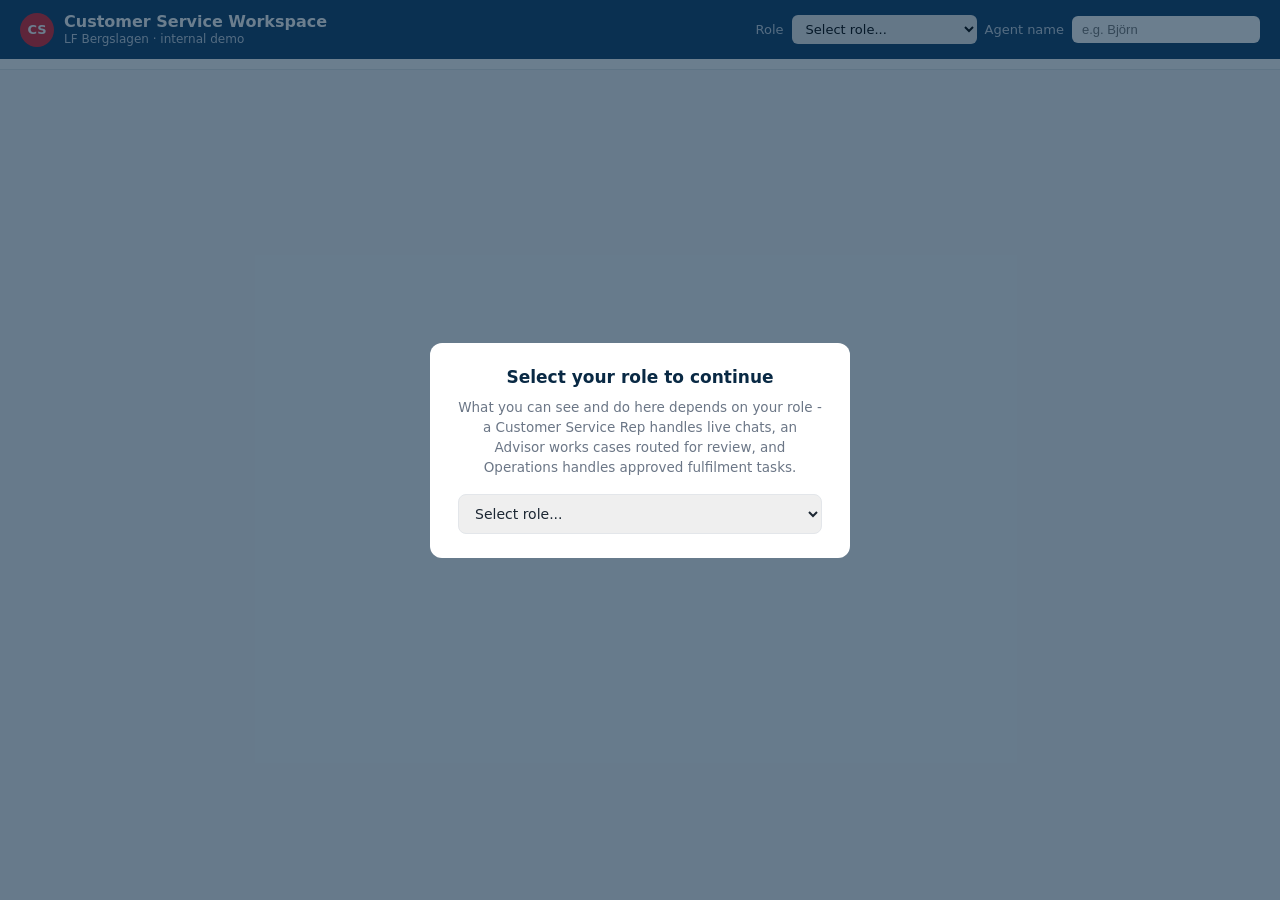
<file: cs-service/src/main/resources/static/index.html>
<!DOCTYPE html>
<html lang="en">
<head>
  <meta charset="UTF-8" />
  <meta name="viewport" content="width=device-width, initial-scale=1.0" />
  <title>LF Bergslagen — Customer Service Workspace</title>
  <link rel="stylesheet" href="style.css" />
</head>
<body>
  <header class="topbar">
    <div class="brand">
      <span class="avatar">CS</span>
      <div class="brand-text">
        <span class="brand-name">Customer Service Workspace</span>
        <span class="brand-sub">LF Bergslagen · internal demo</span>
      </div>
    </div>
    <div class="agent-name-field">
      <label for="role-select">Role</label>
      <select id="role-select">
        <option value="">Select role...</option>
        <option value="CS_REP">Customer Service Rep</option>
        <option value="ADVISOR">Advisor</option>
        <option value="OPERATIONS">Operations</option>
      </select>
      <label for="agent-name" id="agent-name-label">Agent name</label>
      <input id="agent-name" type="text" placeholder="e.g. Björn" />
    </div>
  </header>

  <nav class="tabs">
    <button class="tab-btn active" data-tab="cases" data-roles="ADVISOR,OPERATIONS,CS_REP">Case Queue</button>
    <button class="tab-btn" data-tab="chats" data-roles="CS_REP">Live Chat Requests</button>
  </nav>

  <div id="role-gate" class="role-gate" hidden>
    <div class="role-gate-card">
      <h2>Select your role to continue</h2>
      <p>What you can see and do here depends on your role - a Customer Service
      Rep handles live chats, an Advisor works cases routed for review, and
      Operations handles approved fulfilment tasks.</p>
      <select id="role-gate-select">
        <option value="">Select role...</option>
        <option value="CS_REP">Customer Service Rep</option>
        <option value="ADVISOR">Advisor</option>
        <option value="OPERATIONS">Operations</option>
      </select>
    </div>
  </div>

  <main class="content">
    <section id="tab-cases" class="tab-panel active">
      <div class="panel-header">
        <h2>Cases</h2>
        <div class="filters">
          <select id="filter-type">
            <option value="">All types</option>
            <option value="CALLBACK">Callback</option>
            <option value="FRAUD">Fraud</option>
            <option value="DISPUTE">Dispute</option>
            <option value="MORTGAGE_APPLICATION">Mortgage application</option>
            <option value="MORTGAGE_REVIEW">Mortgage - needs review</option>
            <option value="MORTGAGE_OPERATIONS">Mortgage - operations</option>
            <option value="OTHER">Other</option>
          </select>
          <select id="filter-status">
            <option value="">All statuses</option>
            <option value="NEW">New</option>
            <option value="IN_PROGRESS">In progress</option>
            <option value="SUBMITTED">Submitted to Operations</option>
            <option value="RESOLVED">Resolved</option>
          </select>
          <button id="refresh-cases" type="button">Refresh</button>
        </div>
      </div>
      <div id="case-list" class="card-list"></div>
    </section>

    <section id="tab-chats" class="tab-panel">
      <div class="chats-layout">
        <div class="chat-request-list-col">
          <div class="panel-header">
            <h2>Chat requests</h2>
            <button id="refresh-chats" type="button">Refresh</button>
          </div>
          <div id="chat-request-list" class="card-list"></div>
        </div>
        <div class="chat-detail-col">
          <div id="chat-detail-empty" class="empty-hint">Select a chat request to see the conversation.</div>
          <div id="chat-detail" hidden>
            <div class="panel-header">
              <h2 id="chat-detail-title">Chat</h2>
              <button id="pickup-chat-btn" type="button">Pick up</button>
            </div>
            <div id="chat-transcript" class="transcript"></div>
            <form id="reply-form" class="reply-form">
              <textarea id="reply-input" rows="2" placeholder="Type your reply to the customer..."></textarea>
              <button type="submit">Send</button>
            </form>
            <p id="reply-status" class="reply-status"></p>
          </div>
        </div>
      </div>
    </section>
  </main>

  <div id="case-modal" class="modal" hidden>
    <div class="modal-card">
      <div class="modal-header">
        <h3 id="case-modal-title">Case</h3>
        <button id="case-modal-close" type="button" class="icon-btn">✕</button>
      </div>
      <div id="case-modal-body" class="modal-body"></div>
    </div>
  </div>

  <script src="app.js"></script>
</body>
</html>
</file>
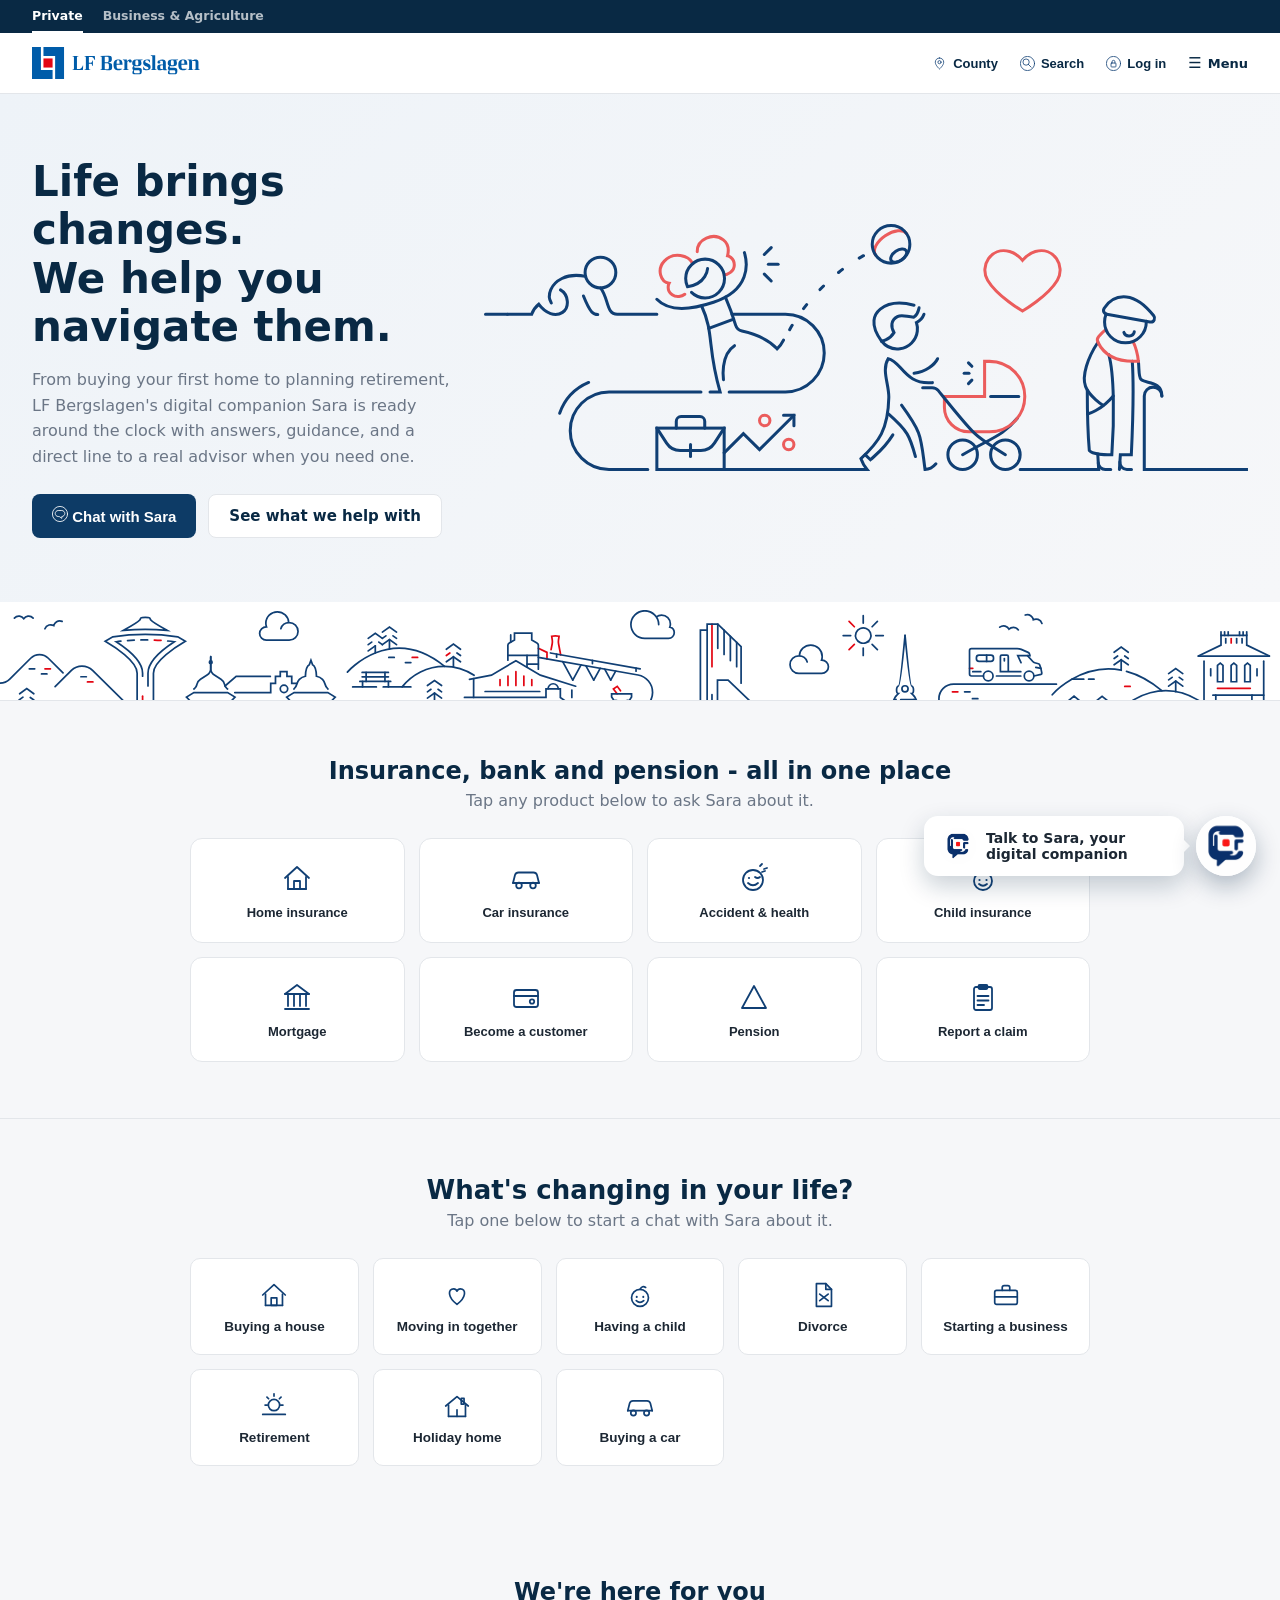
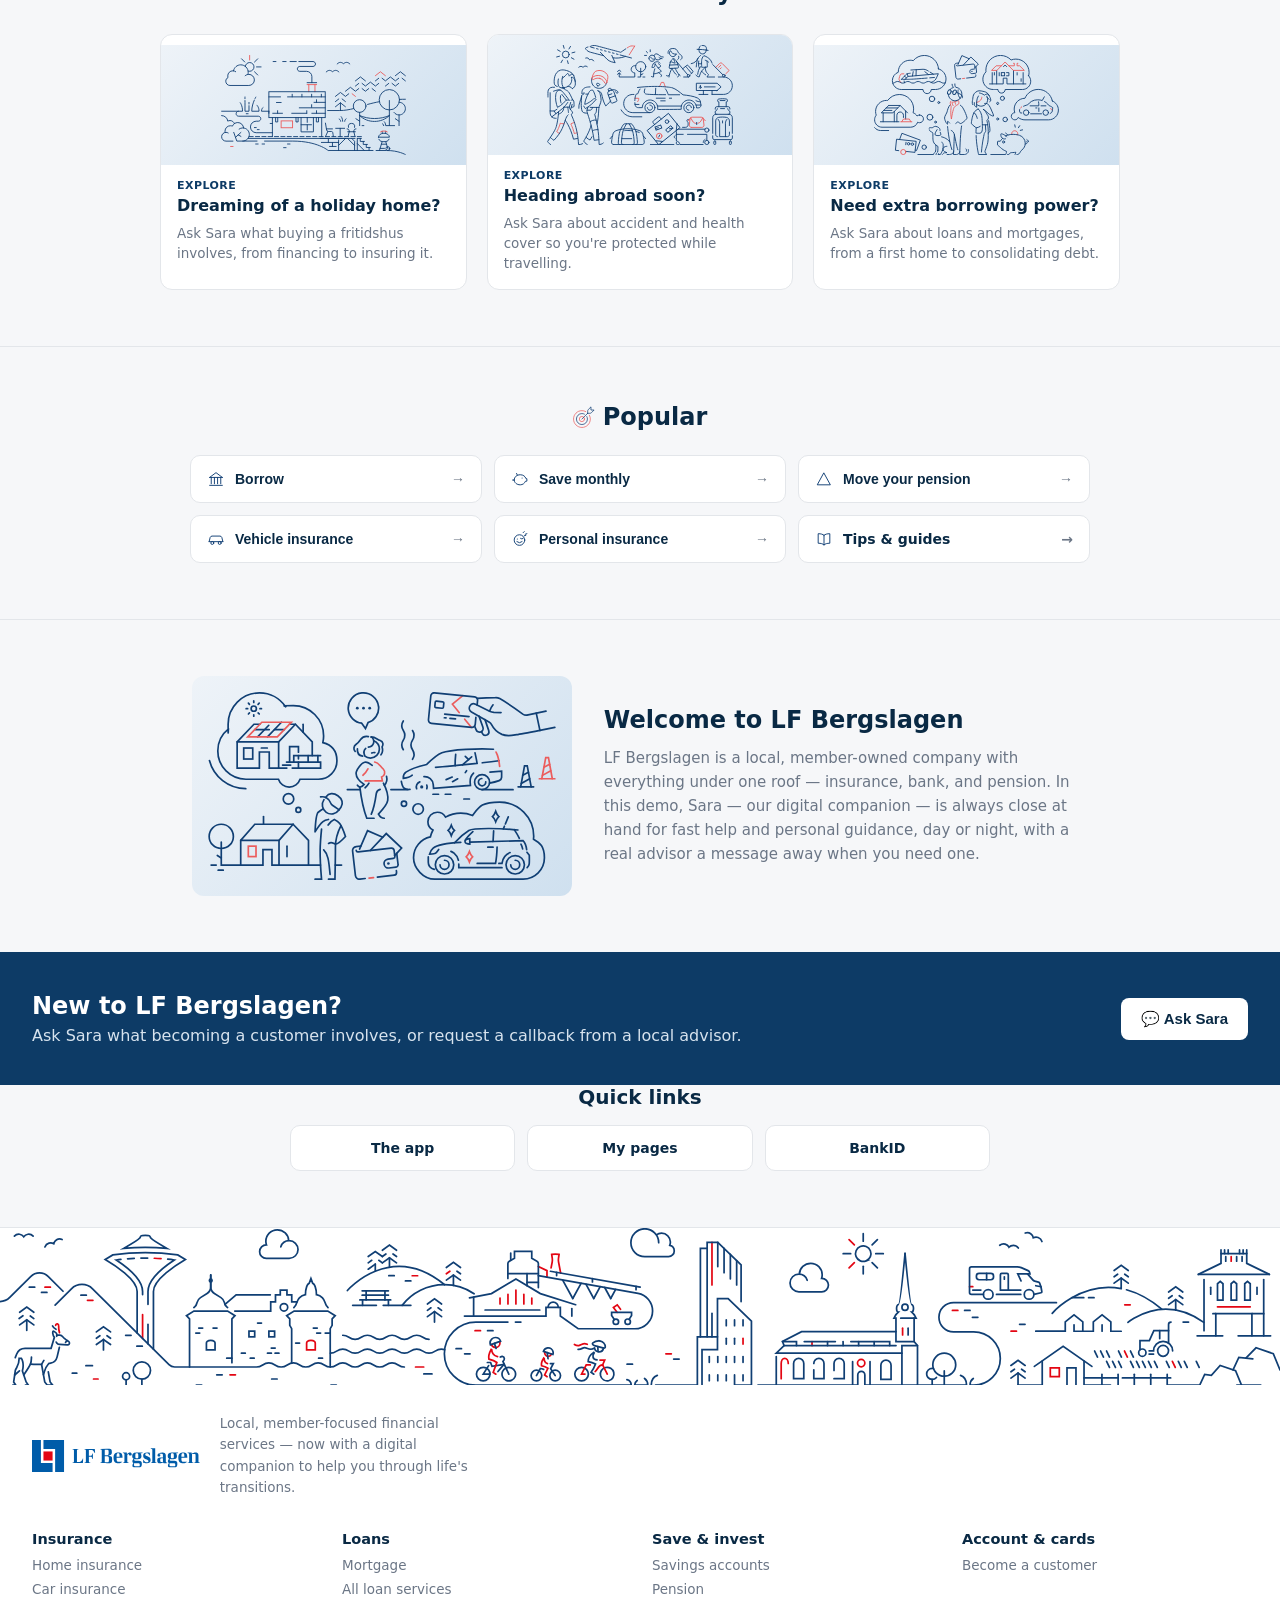
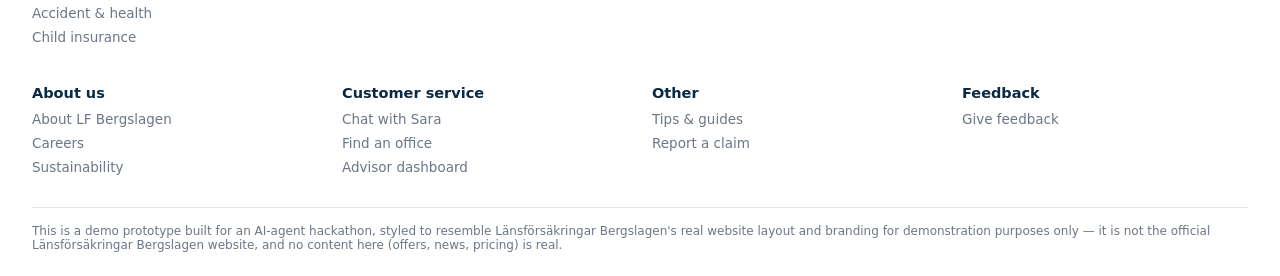
<file: frontend/site.html>
<!DOCTYPE html>
<html lang="en">
<head>
  <meta charset="UTF-8" />
  <meta name="viewport" content="width=device-width, initial-scale=1.0" />
  <title>LF Bergslagen — Demo site</title>
  <link rel="stylesheet" href="style.css" />
  <link rel="stylesheet" href="site.css" />
</head>
<body class="site-body">
  <div class="site-utility-bar">
    <div class="site-utility-tabs">
      <a href="#" class="site-utility-tab active">Private</a>
      <a href="#" class="site-utility-tab">Business &amp; Agriculture</a>
    </div>
  </div>

  <header class="site-nav">
    <div class="site-logo">
      <img class="site-logo-mark" src="assets/brand/lf-bergslagen-logo.svg" alt="LF Bergslagen" />
    </div>
    <nav class="site-icon-links">
      <button type="button" class="site-icon-link" id="nav-county-btn">
        <img class="site-icon-link-glyph-svg" src="assets/icons/icon-nav-county.svg" alt="" /><span>County</span>
      </button>
      <button type="button" class="site-icon-link" id="nav-search-btn">
        <img class="site-icon-link-glyph-svg" src="assets/icons/icon-search.svg" alt="" /><span>Search</span>
      </button>
      <button type="button" class="site-icon-link" id="nav-login-btn">
        <img class="site-icon-link-glyph-svg" src="assets/icons/icon-login.svg" alt="" /><span>Log in</span>
      </button>
      <a href="#products" class="site-icon-link">
        <span class="site-icon-link-glyph">☰</span><span>Menu</span>
      </a>
    </nav>
  </header>

  <main>
    <section class="hero">
      <div class="hero-copy">
        <h1>Life brings changes.<br />We help you navigate them.</h1>
        <p>
          From buying your first home to planning retirement, LF Bergslagen's
          digital companion Sara is ready around the clock with answers,
          guidance, and a direct line to a real advisor when you need one.
        </p>
        <div class="hero-actions">
          <button id="hero-chat-btn" class="btn btn-primary" type="button">
            <img class="btn-icon" src="assets/icons/icon-chat.svg" alt="" /> Chat with Sara
          </button>
          <a href="#life-moments" class="btn btn-secondary">See what we help with</a>
        </div>
      </div>
      <div class="hero-art" aria-hidden="true">
        <img class="hero-illustration" src="assets/illustrations/illus-communication.svg" alt="" />
      </div>
    </section>

    <div class="brand-strip" aria-hidden="true">
      <img src="assets/brand/brand-strip.svg" alt="" />
    </div>

    <section id="products" class="product-grid-section">
      <h2>Insurance, bank and pension - all in one place</h2>
      <p class="section-sub">Tap any product below to ask Sara about it.</p>
      <div class="product-icon-grid">
        <button class="product-icon-card" data-text="Tell me about home insurance">
          <img class="product-icon-glyph" src="assets/icons/icon-home.svg" alt="" /><span>Home insurance</span>
        </button>
        <button class="product-icon-card" data-text="Can you compare car insurance levels, which one should I choose?">
          <img class="product-icon-glyph" src="assets/icons/icon-car.svg" alt="" /><span>Car insurance</span>
        </button>
        <button class="product-icon-card" data-text="Tell me about accident and health insurance">
          <img class="product-icon-glyph" src="assets/icons/icon-accident-health.svg" alt="" /><span>Accident &amp; health</span>
        </button>
        <button class="product-icon-card" data-text="Tell me about child insurance">
          <img class="product-icon-glyph" src="assets/icons/icon-child.svg" alt="" /><span>Child insurance</span>
        </button>
        <button class="product-icon-card" data-text="I want to apply for a mortgage">
          <img class="product-icon-glyph" src="assets/icons/icon-mortgage.svg" alt="" /><span>Mortgage</span>
        </button>
        <button class="product-icon-card" data-text="I'd like to become a customer">
          <img class="product-icon-glyph" src="assets/icons/icon-wallet.svg" alt="" /><span>Become a customer</span>
        </button>
        <button class="product-icon-card" data-text="Tell me about pension and retirement savings">
          <img class="product-icon-glyph" src="assets/icons/icon-pension.svg" alt="" /><span>Pension</span>
        </button>
        <button class="product-icon-card" data-text="I want to report a claim">
          <img class="product-icon-glyph" src="assets/icons/icon-claim.svg" alt="" /><span>Report a claim</span>
        </button>
      </div>
    </section>

    <section id="life-moments" class="life-moments">
      <h2>What's changing in your life?</h2>
      <p class="section-sub">Tap one below to start a chat with Sara about it.</p>
      <div class="moment-grid">
        <button class="moment-card" data-text="I'd like help with buying a house"><img src="assets/icons/icon-home.svg" alt="" /><span>Buying a house</span></button>
        <button class="moment-card" data-text="My partner and I are moving in together"><img src="assets/icons/icon-heart.svg" alt="" /><span>Moving in together</span></button>
        <button class="moment-card" data-text="We're having a baby soon"><img src="assets/icons/icon-child.svg" alt="" /><span>Having a child</span></button>
        <button class="moment-card" data-text="I'm going through a divorce"><img src="assets/icons/icon-document.svg" alt="" /><span>Divorce</span></button>
        <button class="moment-card" data-text="I'm starting my own business"><img src="assets/icons/icon-briefcase.svg" alt="" /><span>Starting a business</span></button>
        <button class="moment-card" data-text="I'm retiring soon"><img src="assets/icons/icon-sunset.svg" alt="" /><span>Retirement</span></button>
        <button class="moment-card" data-text="I'd like help with buying a holiday home"><img src="assets/icons/icon-cottage.svg" alt="" /><span>Holiday home</span></button>
        <button class="moment-card" data-text="I'd like help with buying a car"><img src="assets/icons/icon-car.svg" alt="" /><span>Buying a car</span></button>
      </div>
    </section>

    <section class="offers-section">
      <h2>We're here for you</h2>
      <div class="offer-grid">
        <button class="offer-card" data-text="I'd like help with buying a holiday home">
          <img class="offer-card-art" src="assets/illustrations/illus-holiday-home.svg" alt="" />
          <span class="offer-tag">Explore</span>
          <h3>Dreaming of a holiday home?</h3>
          <p>Ask Sara what buying a fritidshus involves, from financing to insuring it.</p>
        </button>
        <button class="offer-card" data-text="Tell me about accident and health insurance">
          <img class="offer-card-art" src="assets/illustrations/illus-travel-insurance.svg" alt="" />
          <span class="offer-tag">Explore</span>
          <h3>Heading abroad soon?</h3>
          <p>Ask Sara about accident and health cover so you're protected while travelling.</p>
        </button>
        <button class="offer-card" data-text="I want to apply for a mortgage">
          <img class="offer-card-art" src="assets/illustrations/illus-loan.svg" alt="" />
          <span class="offer-tag">Explore</span>
          <h3>Need extra borrowing power?</h3>
          <p>Ask Sara about loans and mortgages, from a first home to consolidating debt.</p>
        </button>
      </div>
    </section>

    <section class="popular-section">
      <h2><img class="popular-heading-icon" src="assets/icons/icon-target.svg" alt="" /> Popular</h2>
      <div class="popular-grid">
        <button class="popular-link" data-text="I want to apply for a mortgage">
          <span class="popular-link-label"><img class="popular-link-icon" src="assets/icons/icon-mortgage.svg" alt="" />Borrow</span><span class="popular-link-arrow">→</span>
        </button>
        <button class="popular-link" data-text="Tell me about savings accounts">
          <span class="popular-link-label"><img class="popular-link-icon" src="assets/icons/icon-savings.svg" alt="" />Save monthly</span><span class="popular-link-arrow">→</span>
        </button>
        <button class="popular-link" data-text="I want to move my pension">
          <span class="popular-link-label"><img class="popular-link-icon" src="assets/icons/icon-pension.svg" alt="" />Move your pension</span><span class="popular-link-arrow">→</span>
        </button>
        <button class="popular-link" data-text="Can you compare car insurance levels, which one should I choose?">
          <span class="popular-link-label"><img class="popular-link-icon" src="assets/icons/icon-car.svg" alt="" />Vehicle insurance</span><span class="popular-link-arrow">→</span>
        </button>
        <button class="popular-link" data-text="Tell me about life insurance and personal insurance">
          <span class="popular-link-label"><img class="popular-link-icon" src="assets/icons/icon-accident-health.svg" alt="" />Personal insurance</span><span class="popular-link-arrow">→</span>
        </button>
        <a class="popular-link" href="https://www.lansforsakringar.se/bergslagen/privat/tips-guider/" target="_blank" rel="noopener">
          <span class="popular-link-label"><img class="popular-link-icon" src="assets/icons/icon-guide.svg" alt="" />Tips &amp; guides</span><span class="popular-link-arrow">→</span>
        </a>
      </div>
    </section>

    <section class="welcome-section">
      <img class="welcome-art" src="assets/illustrations/illus-personal-loan.svg" alt="" />
      <div class="welcome-copy">
        <h2>Welcome to LF Bergslagen</h2>
        <p>
          LF Bergslagen is a local, member-owned company with everything under one roof —
          insurance, bank, and pension. In this demo, Sara — our digital companion — is
          always close at hand for fast help and personal guidance, day or night, with a
          real advisor a message away when you need one.
        </p>
      </div>
    </section>

    <section id="become-customer" class="cta-band">
      <div>
        <h2>New to LF Bergslagen?</h2>
        <p>Ask Sara what becoming a customer involves, or request a callback from a local advisor.</p>
      </div>
      <button class="btn btn-primary cta-band-btn" type="button" data-text="I'd like to become a customer">💬 Ask Sara</button>
    </section>

    <section class="quick-links-section">
      <h2>Quick links</h2>
      <div class="quick-links-grid">
        <a href="#" class="quick-link">The app</a>
        <a href="#" class="quick-link">My pages</a>
        <a href="#" class="quick-link">BankID</a>
      </div>
    </section>
  </main>

  <footer class="site-footer">
    <div class="footer-illustration" aria-hidden="true">
      <img src="assets/brand/brand-strip.svg" alt="" />
    </div>

    <div class="footer-top">
      <div class="site-logo">
        <img class="site-logo-mark" src="assets/brand/lf-bergslagen-logo.svg" alt="LF Bergslagen" />
      </div>
      <p class="footer-blurb">Local, member-focused financial services — now with a digital companion to help you through life's transitions.</p>
    </div>

    <div class="footer-cols">
      <div>
        <strong>Insurance</strong>
        <button class="footer-link" data-text="Tell me about home insurance">Home insurance</button>
        <button class="footer-link" data-text="Can you compare car insurance levels, which one should I choose?">Car insurance</button>
        <button class="footer-link" data-text="Tell me about accident and health insurance">Accident &amp; health</button>
        <button class="footer-link" data-text="Tell me about child insurance">Child insurance</button>
      </div>
      <div>
        <strong>Loans</strong>
        <button class="footer-link" data-text="I want to apply for a mortgage">Mortgage</button>
        <button class="footer-link" data-text="What loan and mortgage options do you offer?">All loan services</button>
      </div>
      <div>
        <strong>Save &amp; invest</strong>
        <button class="footer-link" data-text="Tell me about savings accounts">Savings accounts</button>
        <button class="footer-link" data-text="Tell me about pension and retirement savings">Pension</button>
      </div>
      <div>
        <strong>Account &amp; cards</strong>
        <button class="footer-link" data-text="I'd like to become a customer">Become a customer</button>
      </div>
      <div>
        <strong>About us</strong>
        <a href="#">About LF Bergslagen</a>
        <a href="#">Careers</a>
        <a href="#">Sustainability</a>
      </div>
      <div>
        <strong>Customer service</strong>
        <a href="#" id="footer-chat-link">Chat with Sara</a>
        <a href="#">Find an office</a>
        <a href="/dashboard.html">Advisor dashboard</a>
      </div>
      <div>
        <strong>Other</strong>
        <a href="https://www.lansforsakringar.se/bergslagen/privat/tips-guider/" target="_blank" rel="noopener">Tips &amp; guides</a>
        <button class="footer-link" data-text="I want to report a claim">Report a claim</button>
      </div>
      <div>
        <strong>Feedback</strong>
        <a href="#">Give feedback</a>
      </div>
    </div>

    <p class="footer-disclaimer">
      This is a demo prototype built for an AI-agent hackathon, styled to resemble
      Länsförsäkringar Bergslagen's real website layout and branding for demonstration
      purposes only — it is not the official Länsförsäkringar Bergslagen website, and no
      content here (offers, news, pricing) is real.
    </p>
  </footer>

  <div id="chat-widget" class="chat-widget" hidden>
    <div class="chat-widget-header">
      <span>Sara · Digital Companion</span>
      <div class="chat-widget-header-actions">
        <button id="chat-widget-maximize" type="button" title="Expand" aria-label="Expand chat">⤢</button>
        <button id="chat-widget-fullscreen" type="button" title="Full screen" aria-label="Full screen chat">⛶</button>
        <button id="chat-widget-close" type="button" title="Minimize" aria-label="Minimize chat">✕</button>
      </div>
    </div>
    <iframe id="chat-widget-frame" class="chat-widget-frame" title="Chat with Sara" src="about:blank"></iframe>
  </div>
  <div id="chat-widget-greeting" class="chat-widget-greeting">
    <img src="assets/brand/chatbot-icon.png" alt="" class="chat-widget-greeting-avatar" />
    <span>Talk to Sara, your digital companion</span>
  </div>
  <button id="chat-widget-fab" class="chat-widget-fab" type="button" aria-label="Open chat">
    <img src="assets/brand/chatbot-icon.png" alt="" />
  </button>

  <script src="site.js"></script>
</body>
</html>
</file>
<file: cs-service/src/main/resources/static/style.css>
:root {
  --lf-blue: #0d3b66;
  --lf-blue-dark: #092944;
  --lf-red: #e0202c;
  --lf-green: #1a7a4c;
  --bg: #f6f7f9;
  --text-main: #1c2733;
  --text-muted: #6b7686;
  --border: #e3e6ea;
}

* {
  box-sizing: border-box;
}

body {
  margin: 0;
  font-family: "Segoe UI", system-ui, -apple-system, sans-serif;
  background: var(--bg);
  color: var(--text-main);
}

.topbar {
  background: var(--lf-blue);
  color: white;
  padding: 12px 20px;
  display: flex;
  align-items: center;
  justify-content: space-between;
  gap: 12px;
}

.brand {
  display: flex;
  align-items: center;
  gap: 10px;
}

.avatar {
  width: 34px;
  height: 34px;
  border-radius: 50%;
  background: var(--lf-red);
  display: flex;
  align-items: center;
  justify-content: center;
  font-weight: 700;
  font-size: 13px;
}

.brand-text {
  display: flex;
  flex-direction: column;
  line-height: 1.25;
}

.brand-name {
  font-weight: 600;
  font-size: 16px;
}

.brand-sub {
  color: #c7d4e2;
  font-size: 12px;
}

.agent-name-field {
  display: flex;
  align-items: center;
  gap: 8px;
  font-size: 13px;
}

.agent-name-field input,
.agent-name-field select {
  padding: 6px 10px;
  border-radius: 6px;
  border: none;
  font-size: 13px;
}

.agent-name-field label {
  color: #c7d4e2;
}

.role-gate {
  position: fixed;
  inset: 0;
  background: rgba(9, 41, 68, 0.6);
  display: flex;
  align-items: center;
  justify-content: center;
  z-index: 20;
}

.role-gate[hidden] {
  display: none;
}

.role-gate-card {
  background: white;
  border-radius: 12px;
  padding: 24px 28px;
  max-width: 420px;
  text-align: center;
}

.role-gate-card h2 {
  margin: 0 0 10px;
  font-size: 17px;
  color: var(--lf-blue-dark);
}

.role-gate-card p {
  margin: 0 0 16px;
  font-size: 13.5px;
  color: var(--text-muted);
  line-height: 1.5;
}

.role-gate-card select {
  width: 100%;
  padding: 10px 12px;
  border-radius: 8px;
  border: 1px solid var(--border);
  font-size: 14px;
  color: var(--text-main);
}

.role-badge {
  display: inline-block;
  font-size: 11px;
  font-weight: 700;
  padding: 3px 9px;
  border-radius: 999px;
  background: rgba(255, 255, 255, 0.15);
  color: white;
  margin-left: 8px;
}

.tabs {
  display: flex;
  gap: 4px;
  padding: 10px 20px 0;
  background: white;
  border-bottom: 1px solid var(--border);
}

.tab-btn {
  background: none;
  border: none;
  padding: 10px 16px;
  font-size: 14px;
  font-weight: 600;
  color: var(--text-muted);
  cursor: pointer;
  border-bottom: 3px solid transparent;
}

.tab-btn.active {
  color: var(--lf-blue);
  border-bottom-color: var(--lf-red);
}

.content {
  padding: 20px;
  max-width: 1100px;
  margin: 0 auto;
}

.tab-panel {
  display: none;
}

.tab-panel.active {
  display: block;
}

.panel-header {
  display: flex;
  align-items: center;
  justify-content: space-between;
  gap: 10px;
  margin-bottom: 14px;
  flex-wrap: wrap;
}

.panel-header h2 {
  margin: 0;
  font-size: 16px;
}

.filters {
  display: flex;
  gap: 8px;
}

select, button {
  font-family: inherit;
  font-size: 13px;
}

select {
  padding: 6px 8px;
  border-radius: 6px;
  border: 1px solid var(--border);
}

button {
  background: var(--lf-blue);
  color: white;
  border: none;
  border-radius: 6px;
  padding: 7px 14px;
  cursor: pointer;
}

button:hover {
  background: var(--lf-blue-dark);
}

button.secondary {
  background: white;
  color: var(--lf-blue-dark);
  border: 1px solid var(--border);
}

button.secondary:hover {
  background: #eef3f8;
}

.card-list {
  display: flex;
  flex-direction: column;
  gap: 8px;
}

.card {
  background: white;
  border: 1px solid var(--border);
  border-radius: 10px;
  padding: 12px 14px;
  cursor: pointer;
  display: flex;
  justify-content: space-between;
  align-items: center;
  gap: 10px;
}

.card:hover {
  border-color: var(--lf-blue);
}

.card.active {
  border-color: var(--lf-blue);
  background: #eef3f8;
}

.card-main {
  display: flex;
  flex-direction: column;
  gap: 3px;
}

.card-title {
  font-weight: 600;
  font-size: 14px;
}

.card-sub {
  font-size: 12.5px;
  color: var(--text-muted);
}

.badge {
  font-size: 11px;
  font-weight: 700;
  padding: 3px 9px;
  border-radius: 999px;
  text-transform: uppercase;
  letter-spacing: 0.02em;
  white-space: nowrap;
}

.badge.NEW, .badge.PENDING {
  background: #fdecec;
  color: var(--lf-red);
}

.badge.IN_PROGRESS {
  background: #fff4e0;
  color: #a15c00;
}

.badge.SUBMITTED {
  background: #eaeaf7;
  color: #4a3f9e;
}

.badge.RESOLVED, .badge.CLOSED {
  background: #e6f4ec;
  color: var(--lf-green);
}

.empty-hint {
  color: var(--text-muted);
  font-size: 13.5px;
  padding: 30px 10px;
  text-align: center;
}

.chats-layout {
  display: grid;
  grid-template-columns: 320px 1fr;
  gap: 16px;
  align-items: start;
}

.chat-detail-col {
  background: white;
  border: 1px solid var(--border);
  border-radius: 10px;
  padding: 14px;
  min-height: 300px;
}

.transcript {
  display: flex;
  flex-direction: column;
  gap: 8px;
  max-height: 400px;
  overflow-y: auto;
  padding: 10px;
  background: var(--bg);
  border-radius: 8px;
  margin-bottom: 10px;
}

.transcript-msg {
  padding: 8px 10px;
  border-radius: 8px;
  font-size: 13.5px;
  max-width: 85%;
  white-space: pre-wrap;
}

.transcript-msg .role-label {
  display: block;
  font-size: 10.5px;
  font-weight: 700;
  text-transform: uppercase;
  color: var(--text-muted);
  margin-bottom: 3px;
}

.transcript-msg.user {
  background: var(--lf-blue);
  color: white;
  align-self: flex-end;
}

.transcript-msg.assistant {
  background: white;
  border: 1px solid var(--border);
  align-self: flex-start;
}

.transcript-msg.human {
  background: #e6f4ec;
  border: 1px solid #cdeadb;
  align-self: flex-start;
}

.reply-form {
  display: flex;
  gap: 8px;
}

.reply-form textarea {
  flex: 1;
  padding: 10px;
  border-radius: 8px;
  border: 1px solid var(--border);
  font-family: inherit;
  font-size: 13.5px;
  resize: vertical;
}

.reply-status {
  font-size: 12.5px;
  color: var(--text-muted);
  min-height: 16px;
  margin: 6px 0 0;
}

.reply-status.error {
  color: var(--lf-red);
}

.modal {
  position: fixed;
  inset: 0;
  background: rgba(9, 41, 68, 0.45);
  display: flex;
  align-items: center;
  justify-content: center;
  z-index: 10;
}

.modal[hidden] {
  display: none;
}

.modal-card {
  background: white;
  border-radius: 12px;
  width: min(480px, 92vw);
  max-height: 85vh;
  overflow-y: auto;
  padding: 18px 20px;
}

.modal-header {
  display: flex;
  justify-content: space-between;
  align-items: center;
  margin-bottom: 10px;
}

.modal-header h3 {
  margin: 0;
}

.icon-btn {
  background: none;
  color: var(--text-muted);
  padding: 4px 8px;
}

.icon-btn:hover {
  background: var(--bg);
}

.modal-body dl {
  display: grid;
  grid-template-columns: 140px 1fr;
  gap: 8px 12px;
  font-size: 13.5px;
  margin: 0 0 14px;
}

.modal-body dt {
  color: var(--text-muted);
  font-weight: 600;
}

.modal-body dd {
  margin: 0;
}

.modal-actions {
  display: flex;
  gap: 8px;
  flex-wrap: wrap;
}

@media (max-width: 720px) {
  .chats-layout {
    grid-template-columns: 1fr;
  }
}
</file>
<file: frontend/style.css>
:root {
  --lf-blue: #0d3b66;
  --lf-blue-dark: #092944;
  --lf-red: #e0202c;
  --lf-green: #1a7a4c;
  --bg: #f6f7f9;
  --bubble-assistant: #ffffff;
  --bubble-user: var(--lf-blue);
  --bubble-human: #f0f9f3;
  --text-main: #1c2733;
  --text-muted: #6b7686;
  --border: #e3e6ea;
}

* {
  box-sizing: border-box;
}

/* An author-stylesheet `display` rule (e.g. `.attachment-preview { display:
   flex }`) beats the user-agent stylesheet's `[hidden] { display: none }`
   rule regardless of selector specificity, because author-origin normal
   rules always outrank user-agent-origin normal rules in the cascade. Any
   element toggled via the `hidden` attribute needs this to actually hide. */
[hidden] {
  display: none !important;
}

html {
  height: 100%;
}

body {
  margin: 0;
  font-family: "Segoe UI", system-ui, -apple-system, sans-serif;
  background: var(--bg);
  color: var(--text-main);
  height: 100vh;
  overflow: hidden;
  display: flex;
  flex-direction: column;
}

.topbar {
  background: var(--lf-blue);
  color: white;
  padding: 12px 20px;
  display: flex;
  align-items: center;
  justify-content: space-between;
  gap: 10px;
}

.app-shell {
  flex: 1;
  display: flex;
  min-height: 0;
  overflow: hidden;
}

.sidebar {
  width: 300px;
  min-width: 280px;
  background: white;
  border-right: 1px solid var(--border);
  display: flex;
  flex-direction: column;
  padding: 12px;
  /* Chats (fixed height) + My Home Purchase (natural, uncapped height) can
     together exceed the sidebar's own height when both are expanded on a
     shorter viewport - scroll the sidebar as a whole in that case rather
     than clipping content or resizing either section to compensate. */
  overflow-y: auto;
  overflow-x: hidden;
}

.sidebar-header {
  display: flex;
  align-items: center;
  justify-content: space-between;
  gap: 6px;
  margin-bottom: 10px;
}

.new-chat-btn {
  background: var(--lf-blue);
  color: white;
  border: none;
  border-radius: 8px;
  padding: 10px;
  font-weight: 600;
  font-size: 13.5px;
  cursor: pointer;
}

.chat-search {
  margin-bottom: 10px;
}

.chat-search input {
  width: 100%;
  padding: 8px 10px;
  border: 1px solid var(--border);
  border-radius: 8px;
  font-size: 13px;
  color: var(--text-main);
  background: white;
}

.chat-search input:focus {
  outline: none;
  border-color: var(--lf-blue);
}

.chat-search-empty {
  padding: 10px;
  font-size: 12.5px;
  color: var(--text-muted);
  text-align: center;
}

.toast {
  position: fixed;
  left: 50%;
  bottom: 24px;
  transform: translate(-50%, 12px);
  max-width: min(420px, calc(100vw - 32px));
  background: var(--lf-blue-dark);
  color: white;
  font-size: 13px;
  padding: 10px 16px;
  border-radius: 10px;
  box-shadow: 0 6px 20px rgba(0, 0, 0, 0.2);
  opacity: 0;
  pointer-events: none;
  transition: opacity 0.2s ease, transform 0.2s ease;
  z-index: 50;
}

.toast.visible {
  opacity: 1;
  transform: translate(-50%, 0);
}

/* Claude-style collapse: hide the previous-chats sidebar entirely and let
   the chat column reclaim that width (see the wider max-width rule below),
   with a "show sidebar" button appearing in the topbar to bring it back. */
.sidebar-toggle-btn {
  background: white;
  border: 1px solid var(--border);
  border-radius: 8px;
  color: var(--text-muted);
  cursor: pointer;
  flex-shrink: 0;
  font-size: 15px;
  line-height: 1;
  padding: 0;
  height: 36px;
  width: 36px;
}

.sidebar-toggle-btn:hover {
  background: #eef3f8;
  color: var(--lf-blue-dark);
}

.topbar-left {
  display: flex;
  align-items: center;
  gap: 10px;
  min-width: 0;
}

.topbar-sidebar-toggle {
  background: rgba(255, 255, 255, 0.12);
  border-color: rgba(255, 255, 255, 0.4);
  color: white;
}

.topbar-sidebar-toggle:hover {
  background: rgba(255, 255, 255, 0.22);
  color: white;
}

body.sidebar-collapsed .sidebar {
  display: none;
}

body.sidebar-collapsed #sidebar-show-btn {
  display: inline-flex;
  align-items: center;
  justify-content: center;
}

.new-chat-btn:hover {
  background: var(--lf-blue-dark);
}

/* Chats has its own fixed height, independent of My Home Purchase's state
   (see .plan-panel below) - it must neither grow when Plan collapses nor
   shrink when Plan expands, so its size stays predictable regardless of
   what the sibling section is doing. Plan itself is a bounded, known-size
   checklist, so it's sized to its own content and never scrolls. If both
   are expanded and together exceed the sidebar's own height, the sidebar
   itself scrolls as a whole (see .sidebar's overflow-y below) rather than
   Chats being resized to compensate. Each section's header stays a plain
   flex sibling above its scrollable body, never itself scrolling. */

/* Wraps the heading/search/list so the whole "Chats" section can collapse
   as one unit (see #chats-toggle-btn in app.js) - it, not .chat-list
   directly, is the sidebar's flex item now, so it passes sizing through to
   its own children via display:flex the same way. */
.chats-section {
  display: flex;
  flex: 0 0 340px;
  flex-direction: column;
  overflow: hidden;
}

/* Collapsed (see app.js's chatsCollapsed): shrink to just the header
   instead of keeping its fixed height as empty space. */
.chats-section.collapsed {
  flex: 0 0 auto;
}

.chats-section-header {
  align-items: center;
  display: flex;
  justify-content: space-between;
  gap: 8px;
  margin-bottom: 8px;
  flex-shrink: 0;
}

/* Not itself scrollable - .chat-search (fixed-height) stays put above
   .chat-list, which is the part that actually scrolls (see below), so the
   search box never scrolls out of view along with the list. */
.chats-section-body {
  display: flex;
  flex: 1 1 auto;
  flex-direction: column;
  min-height: 0;
}

.chat-list-heading {
  color: var(--text-muted);
  font-size: 11.5px;
  font-weight: 700;
  letter-spacing: 0.04em;
  margin: 0;
  text-transform: uppercase;
}

.chat-list {
  display: flex;
  flex: 1 1 auto;
  flex-direction: column;
  gap: 2px;
  min-height: 0;
  overflow-y: auto;
}

.chat-item {
  align-items: center;
  display: flex;
  gap: 6px;
  min-height: 34px;
  padding: 6px 16px 6px 10px;
  border-radius: 7px;
  font-size: 13px;
  color: var(--text-main);
  position: relative;
}

.chat-item-title {
  color: inherit;
  cursor: pointer;
  flex: 1;
  font: inherit;
  line-height: 1.35;
  min-width: 0;
  overflow: hidden;
  text-align: left;
  text-overflow: ellipsis;
  white-space: nowrap;
}

.chat-item-title:focus-visible {
  border-radius: 3px;
  outline: 2px solid var(--lf-blue);
  outline-offset: 2px;
}

/* Small delete control tucked into the item's top-right corner; only
   shown when the chat is hovered or the button has keyboard focus. */
.chat-delete-btn {
  align-items: center;
  background: white;
  border: 1px solid var(--border);
  border-radius: 3px;
  color: var(--text-muted);
  cursor: pointer;
  display: inline-flex;
  font-size: 11px;
  height: 14px;
  justify-content: center;
  line-height: 1;
  opacity: 0;
  padding: 0 0 1px;
  position: absolute;
  right: 2px;
  top: 2px;
  transition: opacity 120ms ease;
  width: 14px;
}

.chat-item:hover .chat-delete-btn,
.chat-delete-btn:focus-visible {
  opacity: 1;
}

.chat-delete-btn:hover {
  background: #fbe9ea;
  border-color: var(--lf-red);
  color: var(--lf-red);
}

.chat-item:hover {
  background: var(--bg);
}

.chat-item.active {
  background: #eef3f8;
  color: var(--lf-blue-dark);
  font-weight: 600;
}

.plan-panel {
  border-top: 1px solid var(--border);
  margin-top: 14px;
  padding-top: 14px;
  display: flex;
  flex: 0 0 auto;
  flex-direction: column;
}

.plan-panel-header {
  align-items: center;
  display: flex;
  justify-content: space-between;
  gap: 8px;
  flex-shrink: 0;
}

.plan-heading {
  color: var(--lf-blue-dark);
  font-size: 14px;
  font-weight: 700;
  margin: 0 0 4px;
}

.plan-panel-header .plan-heading {
  margin: 0;
}

.plan-panel-toggle-btn {
  align-items: center;
  background: white;
  border: 1px solid var(--border);
  border-radius: 5px;
  color: var(--text-muted);
  cursor: pointer;
  display: inline-flex;
  flex-shrink: 0;
  font-size: 13px;
  height: 20px;
  justify-content: center;
  line-height: 1;
  width: 20px;
}

.plan-panel-toggle-btn:hover {
  background: #eef3f8;
  color: var(--lf-blue-dark);
}

.plan-panel-body {
  display: flex;
  flex-direction: column;
  padding-top: 4px;
}

.plan-progress,
.plan-empty-copy,
.plan-date {
  color: var(--text-muted);
  font-size: 12px;
  line-height: 1.4;
  margin: 0 0 10px;
}

.plan-phase {
  color: var(--lf-blue-dark);
  font-size: 11px;
  font-weight: 700;
  margin: 13px 0 5px;
  text-transform: uppercase;
}

.plan-task {
  align-items: flex-start;
  display: flex;
  gap: 7px;
  margin: 7px 0;
}

.plan-task input {
  margin: 3px 0 0;
}

.plan-task-label {
  cursor: pointer;
  display: block;
  min-width: 0;
}

.plan-task-title {
  display: block;
  font-size: 12px;
  line-height: 1.25;
}

.plan-task.done .plan-task-title {
  color: var(--text-muted);
  text-decoration: line-through;
}

.plan-task-meta {
  color: var(--text-muted);
  display: block;
  font-size: 10px;
  margin-top: 2px;
}

.plan-create-btn {
  background: white;
  border: 1px solid var(--lf-blue);
  border-radius: 7px;
  color: var(--lf-blue);
  cursor: pointer;
  font-size: 12px;
  font-weight: 700;
  padding: 8px;
  width: 100%;
}

.plan-create-btn:hover {
  background: #eef3f8;
}


.brand {
  cursor: pointer;
  display: flex;
  align-items: center;
  gap: 10px;
}

.brand-text {
  display: flex;
  flex-direction: column;
  line-height: 1.25;
}

.brand-name {
  font-weight: 600;
  font-size: 16px;
}

.brand-sub {
  color: #c7d4e2;
  font-size: 15px;
}

.avatar {
  width: 34px;
  height: 34px;
  min-width: 34px;
  border-radius: 50%;
  display: flex;
  align-items: center;
  justify-content: center;
  font-weight: 700;
  font-size: 14px;
  color: white;
}

.avatar-ai {
  background: white;
  border: 1px solid var(--border);
}

.avatar-ai img {
  width: 68%;
  height: 68%;
}

.avatar-human {
  background: var(--lf-green);
}

.header-actions {
  display: flex;
  align-items: center;
  gap: 10px;
}

.lang-toggle {
  display: flex;
  border: 1px solid rgba(255, 255, 255, 0.4);
  border-radius: 999px;
  overflow: hidden;
}

.lang-btn {
  background: transparent;
  color: #c7d4e2;
  border: none;
  padding: 6px 10px;
  font-size: 12px;
  font-weight: 700;
  cursor: pointer;
}

.lang-btn.active {
  background: white;
  color: var(--lf-blue-dark);
}

.human-btn {
  align-items: center;
  background: none;
  border: none;
  color: white;
  cursor: pointer;
  display: inline-flex;
  font-size: 13px;
  font-weight: 600;
  gap: 6px;
  padding: 6px 4px;
  white-space: nowrap;
}

.human-btn-icon {
  flex-shrink: 0;
}

.human-btn:hover {
  color: rgba(255, 255, 255, 0.8);
}

.human-btn:disabled {
  opacity: 0.6;
  cursor: default;
}

.chat-shell {
  flex: 1;
  display: flex;
  flex-direction: column;
  width: 100%;
  padding: 16px 32px;
  min-height: 0;
  overflow: hidden;
}

/* .chat-shell itself is intentionally unconstrained (fills .app-shell's
   full remaining width) so .messages' own edge-to-edge bleed below reaches
   the panel's true right edge instead of stopping ~750px short of it on a
   wide screen - .chat-shell used to cap out at 1500px and center itself,
   which put empty space (and the scrollbar) well inboard of the real edge.
   Everything else in the column still reads best at a bounded width, so
   they get their own centered max-width here instead. */
.progress-ring-bar,
.chips,
.attachment-preview,
.rating-bar,
.composer {
  max-width: 1500px;
  margin-left: auto;
  margin-right: auto;
  width: 100%;
}

.chat-shell.drag-over {
  outline: 2px dashed var(--lf-blue);
  outline-offset: -8px;
  background: #eef3f8;
}

/* Task Completion Ring: gamifies progress through a mortgage flow (Loan
   Promise/Loan Offer) - see compute_transition_progress in
   backend/agents/mortgage_agent.py. Sticky above the message list, hidden
   until a flow actually starts. */
.progress-ring-bar {
  display: flex;
  align-items: center;
  gap: 14px;
  padding: 10px 16px;
  background: white;
  border-bottom: 1px solid var(--border);
  flex-shrink: 0;
}

.progress-ring {
  position: relative;
  width: 56px;
  height: 56px;
  flex-shrink: 0;
}

.progress-ring-svg {
  width: 56px;
  height: 56px;
  transform: rotate(-90deg);
}

.progress-ring-track {
  fill: none;
  stroke: var(--border);
  stroke-width: 6;
}

.progress-ring-fill {
  fill: none;
  stroke: var(--lf-blue);
  stroke-width: 6;
  stroke-linecap: round;
  transition: stroke-dashoffset 0.4s ease;
}

.progress-ring-percent {
  position: absolute;
  inset: 0;
  display: flex;
  align-items: center;
  justify-content: center;
  font-size: 12px;
  font-weight: 700;
  color: var(--lf-blue-dark);
}

.progress-ring-info {
  flex: 1;
  min-width: 0;
}

.progress-ring-title {
  display: block;
  font-size: 12.5px;
  font-weight: 700;
  color: var(--lf-blue-dark);
  margin-bottom: 6px;
}

.progress-steps {
  display: flex;
  align-items: center;
  gap: 6px;
  flex-wrap: wrap;
}

.progress-step {
  display: flex;
  align-items: center;
  gap: 5px;
}

.progress-step:not(:last-child)::after {
  content: "";
  width: 14px;
  height: 1px;
  background: var(--border);
  margin-left: 6px;
}

.progress-step-dot {
  display: flex;
  align-items: center;
  justify-content: center;
  width: 18px;
  height: 18px;
  border-radius: 50%;
  border: 1.5px solid var(--border);
  color: var(--text-main);
  font-size: 10.5px;
  font-weight: 700;
  flex-shrink: 0;
}

.progress-step.done .progress-step-dot {
  background: var(--lf-blue);
  border-color: var(--lf-blue);
  color: white;
}

.progress-step-label {
  font-size: 11px;
  color: var(--text-main);
  white-space: nowrap;
}

.document-review-card {
  align-self: flex-start;
  width: min(100%, 520px);
  padding: 12px 14px;
  border: 1px solid #c9dce9;
  border-left: 4px solid var(--lf-blue);
  border-radius: 8px;
  background: #f5f9fc;
  color: var(--text-main);
  font-size: 12px;
}

.document-review-card strong {
  display: block;
  color: var(--lf-blue-dark);
  margin-bottom: 8px;
}

.document-review-card dl {
  display: grid;
  grid-template-columns: 1fr auto;
  gap: 5px 16px;
  margin: 0;
}

.document-review-card dt,
.document-review-card dd {
  margin: 0;
}

.document-review-card dd {
  font-weight: 700;
  text-align: right;
}

.document-review-card p {
  margin: 8px 0 0;
  color: var(--text-muted);
}

@media (max-width: 480px) {
  .progress-step-label {
    display: none;
  }
}

.messages {
  position: relative;
  flex: 1;
  min-height: 0;
  overflow-y: auto;
  display: flex;
  flex-direction: column;
  gap: 12px;
  /* Bleed to the full width of .chat-shell (canceling its side padding via
     negative margin, then reapplying it as our own padding) so the
     scrollbar renders flush against the panel's true edge instead of
     sitting ~32px inboard of it. */
  margin: 0 -32px;
  padding: 0 32px 12px;

  background-color: rgba(245, 246, 248, 0.82);
  background-image: url("assets/Images/chat-background.png");
  background-repeat: no-repeat;
  background-position: center center;
  background-size: 700px auto;
  background-attachment: scroll;
  background-blend-mode: lighten;
}

.msg {
  max-width: min(760px, 80%);
  padding: 12px 14px;
  border-radius: 12px;
  line-height: 1.45;
  font-size: 14.5px;
  white-space: pre-wrap;
}

.msg.assistant {
  background: var(--bubble-assistant);
  border: 1px solid var(--border);
  align-self: flex-start;
  border-bottom-left-radius: 4px;
}

.msg.assistant p {
  margin: 0 0 10px;
}

.msg.assistant p:last-child {
  margin-bottom: 0;
}

.msg.assistant ul,
.msg.assistant ol {
  margin: 0 0 10px;
  padding-left: 20px;
}

.msg.assistant li {
  margin-bottom: 4px;
}

.msg.assistant a {
  color: var(--lf-blue);
  font-weight: 600;
  text-decoration: underline;
}

.msg.assistant strong {
  color: var(--lf-blue-dark);
}

.msg.user {
  background: var(--bubble-user);
  color: white;
  align-self: flex-end;
  border-bottom-right-radius: 4px;
}

.msg.pending {
  color: var(--text-muted);
  font-style: italic;
}

.msg-label {
  margin-bottom: 4px;
}

.msg.human {
  background: var(--bubble-human);
  border: 1px solid #cdeadb;
  align-self: flex-start;
  border-bottom-left-radius: 4px;
}

.msg.human .msg-label {
  color: var(--lf-green);
}

.msg.system-note {
  align-self: center;
  background: transparent;
  color: var(--text-muted);
  font-size: 12.5px;
  font-style: italic;
  padding: 2px 8px;
}

.chat-status-message {
  align-self: flex-start;
  max-width: min(420px, 85%);
  background: var(--bg);
  border: 1px solid var(--border);
  border-radius: 12px;
  padding: 10px 16px;
  color: var(--text-muted);
  font-size: 12px;
  line-height: 1.4;
}

.msg.attachment {
  background: #eef3f8;
  border: 1px dashed #b9c9dc;
  align-self: flex-end;
  color: var(--lf-blue-dark);
  font-size: 13.5px;
  min-width: min(360px, 80%);
  white-space: normal;
}

.sent-attachment-title {
  font-weight: 700;
  margin-bottom: 8px;
}

.sent-attachment {
  background: white;
  border: 1px solid var(--border);
  border-radius: 6px;
  display: flex;
  align-items: center;
  gap: 8px;
  margin-top: 6px;
  min-width: 0;
  padding: 8px;
}

.sent-attachment-name {
  flex: 1;
  font-weight: 600;
  min-width: 0;
  overflow-wrap: anywhere;
}

.sent-attachment-view {
  background: var(--lf-blue);
  border: none;
  border-radius: 6px;
  color: white;
  cursor: pointer;
  font-size: 12px;
  font-weight: 700;
  padding: 6px 10px;
  white-space: nowrap;
}

.sent-attachment-thumb {
  border-radius: 4px;
  height: 34px;
  object-fit: cover;
  width: 34px;
}

.sent-attachment-icon {
  align-items: center;
  background: #eef3f8;
  border-radius: 4px;
  display: flex;
  flex-shrink: 0;
  font-size: 18px;
  height: 34px;
  justify-content: center;
  width: 34px;
}

.attachment-viewer {
  align-items: center;
  background: rgba(9, 41, 68, 0.45);
  display: flex;
  inset: 0;
  justify-content: center;
  padding: 20px;
  position: fixed;
  z-index: 1000;
}

.attachment-viewer-modal {
  background: white;
  border-radius: 8px;
  box-shadow: 0 18px 50px rgba(9, 41, 68, 0.25);
  display: flex;
  flex-direction: column;
  max-height: min(720px, 90vh);
  max-width: min(760px, 94vw);
  overflow: hidden;
  width: 100%;
}

.attachment-viewer-header {
  align-items: center;
  border-bottom: 1px solid var(--border);
  display: flex;
  gap: 12px;
  justify-content: space-between;
  padding: 12px 14px;
}

.attachment-viewer-header strong {
  overflow-wrap: anywhere;
}

.attachment-viewer-header button,
.attachment-viewer-open {
  background: var(--lf-blue);
  border: none;
  border-radius: 6px;
  color: white;
  cursor: pointer;
  font-weight: 700;
  padding: 7px 11px;
  text-decoration: none;
}

.attachment-viewer-actions {
  align-items: center;
  display: flex;
  flex-shrink: 0;
  gap: 8px;
}

.attachment-viewer-content-label {
  color: var(--text-muted);
  font-size: 12px;
  font-weight: 700;
  padding: 12px 14px 0;
}

.attachment-viewer-content {
  color: var(--text-main);
  font-family: inherit;
  font-size: 13px;
  line-height: 1.45;
  margin: 0;
  overflow: auto;
  padding: 8px 14px 14px;
  white-space: pre-wrap;
}

.attachment-viewer-image {
  display: block;
  max-height: 320px;
  max-width: 100%;
  object-fit: contain;
  padding: 14px 14px 0;
}

.attachment-viewer-frame {
  background: #525659;
  border: none;
  flex: 1;
  min-height: min(560px, 70vh);
  width: 100%;
}

.attachment-viewer-placeholder {
  align-items: center;
  color: var(--text-muted);
  display: flex;
  flex-direction: column;
  gap: 8px;
  padding: 28px 14px;
  text-align: center;
}

.attachment-viewer-placeholder-icon {
  font-size: 40px;
}

.chips {
  padding: 8px 0 4px;
}

/* The initial "not sure where to start" topic list -- a dropdown instead
   of a big wrapped grid of pill buttons, so it stays compact both on the
   full-page chat and when the chat is embedded narrow (see site.js widget). */
.topic-dropdown {
  display: inline-block;
  position: relative;
}

.topic-dropdown-toggle {
  align-items: center;
  background: white;
  border: 1px solid var(--border);
  border-radius: 8px;
  color: var(--lf-blue-dark);
  cursor: pointer;
  display: flex;
  font-size: 13.5px;
  font-weight: 600;
  gap: 8px;
  padding: 8px 12px;
}

.topic-dropdown-toggle:hover {
  border-color: var(--lf-blue);
}

.topic-dropdown-toggle .caret {
  color: var(--text-muted);
  font-size: 11px;
  transition: transform 0.15s ease;
}

.topic-dropdown-toggle.open .caret {
  transform: rotate(180deg);
}

.topic-dropdown-menu {
  background: white;
  border: 1px solid var(--border);
  border-radius: 8px;
  bottom: 100%;
  box-shadow: 0 12px 30px rgba(9, 41, 68, 0.15);
  left: 0;
  margin-bottom: 6px;
  max-height: 260px;
  overflow-y: auto;
  position: absolute;
  width: max(240px, 100%);
  z-index: 20;
}

.topic-dropdown-item {
  background: none;
  border: none;
  color: var(--text-main);
  cursor: pointer;
  display: block;
  font-size: 13.5px;
  padding: 9px 12px;
  text-align: left;
  width: 100%;
}

.topic-dropdown-item:hover {
  background: #eef3f8;
  color: var(--lf-blue-dark);
}

.topic-dropdown-item + .topic-dropdown-item {
  border-top: 1px solid var(--border);
}

.suggestions {
  display: flex;
  flex-wrap: wrap;
  gap: 8px;
  align-self: flex-start;
  max-width: min(760px, 80%);
  margin-top: -4px;
}

.suggestion-chip {
  background: white;
  border: 1px solid var(--lf-blue);
  color: var(--lf-blue);
  border-radius: 999px;
  padding: 5px 11px;
  font-size: 12.5px;
  cursor: pointer;
}

.suggestion-chip:hover {
  background: #eef3f8;
}

.offers-wrapper {
  align-self: stretch;
  margin-top: 2px;
}

.offers-heading {
  font-size: 12px;
  font-weight: 700;
  color: var(--text-muted);
  text-transform: uppercase;
  letter-spacing: 0.03em;
  margin-bottom: 8px;
}

.offers-row {
  display: flex;
  gap: 10px;
  overflow-x: auto;
  padding-bottom: 4px;
}

.offer-card {
  background: white;
  border: 1px solid var(--border);
  border-radius: 10px;
  overflow: hidden;
  flex: 0 0 220px;
  display: flex;
  flex-direction: column;
}

.offer-card-image {
  width: 100%;
  height: 110px;
  object-fit: cover;
  display: block;
}

.offer-card-body {
  padding: 10px 12px;
  display: flex;
  flex-direction: column;
  gap: 4px;
}

.offer-card-category {
  font-size: 10.5px;
  font-weight: 700;
  color: var(--lf-red);
  text-transform: uppercase;
  letter-spacing: 0.03em;
}

.offer-card-title {
  font-size: 13.5px;
  margin: 0;
  color: var(--lf-blue-dark);
  line-height: 1.3;
}

.offer-card-teaser {
  font-size: 12px;
  color: var(--text-muted);
  margin: 0;
  line-height: 1.35;
}

.offer-card-cta {
  margin-top: 6px;
  align-self: flex-start;
  background: var(--lf-blue);
  color: white;
  text-decoration: none;
  border-radius: 6px;
  padding: 6px 12px;
  font-size: 12px;
  font-weight: 600;
}

.offer-card-cta:hover {
  background: var(--lf-blue-dark);
}

/* Product portfolio card grid (see addPortfolio() in app.js) - one card per
   product, with a category icon, replacing the plain bullet-list text the
   backend used to narrate. Same content-width convention as .msg so it
   lines up with the rest of the conversation column. */
.portfolio-wrapper {
  align-self: flex-start;
  max-width: min(760px, 90%);
  width: 100%;
}

.portfolio-heading {
  font-size: 12px;
  font-weight: 700;
  color: var(--text-muted);
  text-transform: uppercase;
  letter-spacing: 0.03em;
  margin-bottom: 8px;
}

.portfolio-grid {
  display: grid;
  grid-template-columns: repeat(auto-fill, minmax(220px, 1fr));
  gap: 10px;
}

.portfolio-card {
  background: white;
  border: 1px solid var(--border);
  border-left: 4px solid var(--lf-blue);
  border-radius: 10px;
  padding: 12px 14px;
  display: flex;
  gap: 10px;
}

.portfolio-card-icon {
  font-size: 22px;
  line-height: 1;
  flex: 0 0 auto;
}

.portfolio-card-body {
  display: flex;
  flex-direction: column;
  gap: 4px;
  min-width: 0;
}

.portfolio-card-title {
  font-size: 13.5px;
  margin: 0;
  color: var(--lf-blue-dark);
  line-height: 1.3;
}

.portfolio-card-type {
  font-size: 12px;
  color: var(--text-muted);
  margin: 0;
}

.portfolio-card-size {
  font-size: 12px;
  font-weight: 600;
  color: var(--text-main);
  margin: 0;
}

.portfolio-card-details {
  display: grid;
  grid-template-columns: 1fr auto;
  gap: 3px 10px;
  margin: 6px 0 0;
  font-size: 11.5px;
}

.portfolio-card-details dt {
  margin: 0;
  color: var(--text-muted);
}

.portfolio-card-details dd {
  margin: 0;
  font-weight: 600;
  text-align: right;
}

/* Comparison table (e.g. car insurance tiers) - real, structured data
   rendered by addComparisonTable() in app.js, not typed out by the LLM.
   Same content-width convention as .msg/.suggestions so it lines up with
   the rest of the conversation column. */
.comparison-table-wrapper {
  align-self: flex-start;
  max-width: min(760px, 90%);
  width: 100%;
  margin-top: -4px;
}

.comparison-table-scroll {
  overflow-x: auto;
  background: white;
  border: 1px solid var(--border);
  border-radius: 12px;
}

.comparison-table {
  border-collapse: collapse;
  width: 100%;
  font-size: 13.5px;
  white-space: nowrap;
}

.comparison-table th,
.comparison-table td {
  padding: 9px 14px;
  border-bottom: 1px solid var(--border);
  text-align: left;
}

.comparison-table thead th {
  background: var(--lf-blue);
  color: white;
  font-weight: 700;
  position: sticky;
  top: 0;
}

.comparison-table tbody th {
  font-weight: 600;
  color: var(--text-main);
  background: white;
  position: sticky;
  left: 0;
}

.comparison-table tbody tr:last-child th,
.comparison-table tbody tr:last-child td {
  border-bottom: none;
}

.comparison-table td {
  text-align: center;
}

.comparison-table .cmp-yes {
  color: var(--lf-green);
  font-weight: 700;
}

.comparison-table .cmp-no {
  color: var(--text-muted);
}

/* Home insurance tier table (text-per-cell, not checkmarks) - see
   renderTierComparisonTable in app.js. */
.comparison-table-detail {
  white-space: normal;
}

.comparison-table-detail td {
  text-align: left;
  vertical-align: top;
  min-width: 160px;
}

.comparison-table-detail td.tier-recommended {
  background: #eaf1fa;
}

.tier-toggle {
  display: flex;
  gap: 6px;
  margin-bottom: 8px;
}

.tier-toggle-btn {
  padding: 5px 12px;
  border-radius: 999px;
  border: 1px solid var(--border);
  background: white;
  color: var(--text-main);
  font-size: 12px;
  font-weight: 600;
  cursor: pointer;
}

.tier-toggle-btn.active {
  background: var(--lf-blue);
  border-color: var(--lf-blue);
  color: white;
}

.comparison-table-detail .tier-badge-table-row th {
  background: transparent;
  border: 0;
  padding: 0 6px 4px;
  text-align: center;
  vertical-align: bottom;
}

.comparison-table-detail .tier-badge-table-row .tier-badge-table-cell {
  min-width: 160px;
}
.tier-badge {
  display: inline-block;
  background: var(--lf-green);
  color: white;
  font-size: 11px;
  font-weight: 700;
  padding: 3px 10px;
  border-radius: 999px;
  white-space: nowrap;
}

.tier-recommendation-note {
  margin-top: 8px;
  padding: 10px 12px;
  background: #eaf1fa;
  border: 1px solid var(--border);
  border-radius: 10px;
  font-size: 12.5px;
  color: var(--text-main);
  line-height: 1.5;
}

.inline-form {
  align-self: flex-start;
  max-width: min(600px, 85%);
  background: white;
  border: 1px solid var(--border);
  border-radius: 12px;
  padding: 14px 16px;
  display: flex;
  flex-direction: column;
  gap: 12px;
}

.inline-form h3 {
  margin: 0;
  font-size: 14px;
  color: var(--lf-blue-dark);
}

.inline-form-fields {
  display: flex;
  flex-direction: column;
  gap: 12px;
}

.inline-form-field {
  display: flex;
  flex-direction: column;
  gap: 6px;
}

.inline-form-field label {
  font-size: 13px;
  font-weight: 600;
  color: var(--text-main);
}

.inline-form-field input[type="text"] {
  padding: 9px 11px;
  border-radius: 8px;
  border: 1px solid var(--border);
  font-size: 14px;
  font-family: inherit;
}

.inline-form-field input[type="text"]:focus {
  outline: 2px solid var(--lf-blue);
}

.inline-form-yesno {
  display: flex;
  gap: 16px;
}

.inline-form-radio {
  display: flex;
  align-items: center;
  gap: 5px;
  font-size: 13.5px;
  cursor: pointer;
}

.inline-form-error {
  margin: 0;
  font-size: 12.5px;
  color: var(--lf-red);
  min-height: 0;
}

.inline-form button[type="submit"] {
  align-self: flex-start;
}

.inline-form-submitted {
  background: #f4faf7;
  border-color: #cfe9dc;
  padding: 10px 14px;
  gap: 6px;
}

.auth-choice-card {
  align-self: flex-start;
  max-width: min(420px, 85%);
  background: white;
  border: 1px solid var(--border);
  border-radius: 12px;
  padding: 18px 20px;
  display: flex;
  flex-direction: column;
  gap: 14px;
}

.auth-choice-heading {
  margin: 0;
  font-size: 15px;
  font-weight: 700;
  color: var(--lf-blue-dark);
}

.auth-choice-options {
  display: flex;
  flex-direction: column;
}

.auth-choice-option {
  display: flex;
  align-items: flex-start;
  gap: 10px;
  padding: 12px 0;
  cursor: pointer;
  border-bottom: 1px solid var(--border);
}

div.auth-choice-option {
  cursor: default;
}

.auth-choice-option:last-child {
  border-bottom: none;
}

.auth-choice-option input[type="radio"] {
  margin-top: 3px;
  width: 16px;
  height: 16px;
  accent-color: var(--lf-blue);
  flex-shrink: 0;
}

.auth-choice-option-text {
  display: flex;
  flex-direction: column;
  gap: 3px;
}

.auth-choice-option-label {
  font-size: 14px;
  font-weight: 600;
  color: var(--text-main);
}

.auth-choice-option-helper {
  font-size: 12px;
  color: var(--text-muted);
  line-height: 1.4;
}

.auth-choice-continue-btn {
  align-self: stretch;
  background: var(--lf-blue);
  color: white;
  border: none;
  border-radius: 8px;
  padding: 11px;
  font-size: 14px;
  font-weight: 700;
  cursor: pointer;
}

.auth-choice-continue-btn:hover {
  background: var(--lf-blue-dark);
}

.auth-choice-continue-btn:disabled {
  opacity: 0.6;
  cursor: default;
}

.auth-choice-card.auth-choice-submitted {
  background: #f4faf7;
  border-color: #cfe9dc;
}

.inline-form-summary-row {
  display: flex;
  justify-content: space-between;
  gap: 12px;
  font-size: 13px;
}

.inline-form-summary-label {
  color: var(--text-muted);
}

.inline-form-summary-value {
  color: var(--text-main);
  font-weight: 600;
  text-align: right;
}

.form-saved-note {
  align-self: flex-start;
  padding: 2px 4px;
  font-size: 13px;
}

.form-saved-link {
  color: var(--lf-blue-dark);
  font-weight: 600;
  text-decoration: underline;
  text-underline-offset: 2px;
}

.form-saved-link:hover {
  color: var(--lf-blue);
}

.form-save-error {
  align-self: flex-start;
  padding: 2px 4px;
  color: var(--text-muted);
  font-size: 12.5px;
  font-style: italic;
}

.fill-form-btn {
  align-self: flex-start;
  margin: 0 0 10px;
  padding: 8px 14px;
  border: 1px solid var(--lf-blue);
  border-radius: 6px;
  background: white;
  color: var(--lf-blue-dark);
  cursor: pointer;
  font-weight: 600;
}

.fill-form-btn:disabled {
  cursor: not-allowed;
  opacity: 0.45;
}

/* Fraud/dispute transaction picker - a real table with a checkbox per row
   instead of a plain numbered text list, so several suspicious charges can
   be flagged in one go. See addTransactionSelectForm in app.js. */
.txn-select-form {
  max-width: 100%;
  width: 620px;
}

.txn-select-table {
  width: 100%;
  border-collapse: collapse;
  font-size: 13px;
}

.txn-select-table th {
  text-align: left;
  font-size: 11px;
  font-weight: 700;
  letter-spacing: 0.03em;
  text-transform: uppercase;
  color: var(--text-muted);
  padding: 0 8px 8px;
  border-bottom: 1px solid var(--border);
}

.txn-select-table td {
  padding: 8px;
  border-bottom: 1px solid var(--border);
  color: var(--text-main);
}

.txn-select-table tbody tr {
  cursor: pointer;
}

.txn-select-table tbody tr:nth-child(even) {
  background: var(--bg);
}

.txn-select-table tbody tr:hover {
  background: #eef3f8;
}

.txn-select-table tbody tr.selected {
  background: #fdf2f2;
}

.txn-select-table tbody tr.selected td {
  font-weight: 600;
}

.txn-select-table input[type="checkbox"] {
  width: 16px;
  height: 16px;
  cursor: pointer;
}

.txn-select-amount {
  text-align: right;
  font-variant-numeric: tabular-nums;
  white-space: nowrap;
}

.inline-form.txn-select-form button[type="submit"]:disabled {
  opacity: 0.5;
  cursor: not-allowed;
}

.msg-label {
  display: flex;
  align-items: center;
  gap: 6px;
}

.msg-label-text {
  font-size: 11px;
  font-weight: 700;
  letter-spacing: 0.02em;
  text-transform: uppercase;
  color: var(--text-muted);
}

.msg.human .msg-label-text {
  color: var(--lf-green);
}

.speak-btn {
  background: none;
  border: none;
  padding: 0;
  font-size: 13px;
  line-height: 1;
  cursor: pointer;
  color: var(--text-muted);
  opacity: 0.75;
}

.speak-btn:hover {
  opacity: 1;
}

.speak-btn.speaking {
  color: var(--lf-red);
  opacity: 1;
}

.rating-bar {
  align-items: center;
  display: flex;
  gap: 8px;
  justify-content: flex-end;
  padding: 4px 2px;
}

.rating-label {
  color: var(--text-muted);
  font-size: 12.5px;
}

.rating-stars {
  display: flex;
}

.star-btn {
  background: none;
  border: none;
  color: var(--border);
  cursor: pointer;
  font-size: 18px;
  line-height: 1;
  padding: 2px;
  transition: color 0.15s ease;
}

.star-btn:hover {
  color: #f2b90c;
}

.star-btn.filled {
  color: #f2b90c;
}

.composer {
  display: flex;
  gap: 8px;
  padding-top: 8px;
  border-top: 1px solid var(--border);
}

.composer textarea {
  flex: 1;
  padding: 12px 14px;
  border-radius: 10px;
  border: 1px solid var(--border);
  font-size: 14.5px;
  font-family: inherit;
  resize: none;
  max-height: 140px;
  line-height: 1.4;
}

.composer textarea:focus {
  outline: 2px solid var(--lf-blue);
}

.composer button {
  background: var(--lf-red);
  color: white;
  border: none;
  padding: 0 20px;
  border-radius: 10px;
  font-weight: 600;
  cursor: pointer;
}

.composer button:disabled {
  opacity: 0.6;
  cursor: default;
}

.composer button.icon-btn {
  align-items: center;
  background: white;
  border: 1px solid var(--border);
  color: var(--lf-blue-dark);
  display: flex;
  justify-content: center;
  padding: 0;
  width: 42px;
  font-size: 17px;
}

.composer button.icon-btn:hover {
  background: #eef3f8;
}

.composer button.icon-btn.recording {
  background: var(--lf-red);
  color: white;
  border-color: var(--lf-red);
}

.attachment-preview {
  display: flex;
  flex-direction: column;
  gap: 6px;
  background: #eef3f8;
  border: 1px solid #b9c9dc;
  border-radius: 8px;
  padding: 8px 10px;
  font-size: 13px;
  color: var(--lf-blue-dark);
  margin-bottom: 8px;
}

.attachment-preview-header {
  width: 100%;
  color: var(--text-muted);
  font-size: 12px;
}

.attachment-list {
  display: flex;
  flex-direction: column;
  gap: 5px;
  width: 100%;
}

.attachment-item {
  display: flex;
  align-items: center;
  gap: 8px;
  min-width: 0;
}

.attachment-name {
  flex: 1;
  overflow: hidden;
  text-overflow: ellipsis;
  white-space: nowrap;
}

.attachment-size {
  color: var(--text-muted);
  font-size: 12px;
}

.attachment-preview button {
  background: none;
  border: none;
  color: var(--text-muted);
  cursor: pointer;
  font-size: 15px;
  line-height: 1;
}

/* Set on <body> by app.js when this page is embedded as a small widget
   (see site.js) -- there's no room for the new-chat/previous-chats
   sidebar at that size, so hide it outright instead of shrinking it to
   an icon-only column. Maximizing the widget removes this class, and
   the sidebar reappears at full size (its width is well above the
   640px breakpoint below by then). Standalone/mobile use of this page
   never gets this class, so its own icon-only collapse is unaffected. */
body.widget-compact .sidebar {
  display: none;
}

/* No room for a sidebar at all in the small embedded-widget bubble (see the
   comment above), so don't offer a "show sidebar" toggle there either. */
body.widget-compact #sidebar-show-btn {
  display: none !important;
}

@media (max-width: 640px) {
  .sidebar {
    width: 84px;
    min-width: 84px;
    padding: 8px 6px;
  }
  .sidebar-header {
    flex-direction: column;
  }
  .new-chat-btn {
    font-size: 0;
    padding: 10px 0;
  }
  .new-chat-btn::before {
    content: "+";
    font-size: 18px;
  }
  #sidebar-hide-btn {
    width: 100%;
  }
  .chat-search {
    display: none;
  }
  .chat-list-heading {
    display: none;
  }
  .chat-item {
    font-size: 11px;
  }
  .plan-panel {
    display: none;
  }
}

@media (max-width: 480px) {
  .chat-shell {
    padding: 10px;
  }
  .msg {
    max-width: 90%;
  }
}
</file>
<file: frontend/site.css>
/* Marketing/demo homepage for LF Bergslagen -- reuses the color tokens
   defined in style.css (:root) so it stays visually consistent with the
   chat app itself, which is embedded here as a widget. */

.site-body {
  display: block;
  height: auto;
  min-height: 100vh;
  overflow-y: auto;
}

/* Thin utility bar above the main nav (Private / Business tabs), matching
   the real lansforsakringar.se layout. Private is the only tab that does
   anything here - this demo only covers private customers, so Business &
   Agriculture is intentionally inert, same convention as the footer's
   placeholder links. */
.site-utility-bar {
  background: var(--lf-blue-dark);
  padding: 0 32px;
}

.site-utility-tabs {
  display: flex;
  gap: 20px;
}

.site-utility-tab {
  color: rgba(255, 255, 255, 0.7);
  font-size: 12.5px;
  font-weight: 600;
  padding: 8px 0;
  text-decoration: none;
  border-bottom: 2px solid transparent;
}

.site-utility-tab.active {
  color: white;
  border-bottom-color: white;
}

.site-utility-tab:hover {
  color: white;
}

.site-nav {
  align-items: center;
  background: white;
  border-bottom: 1px solid var(--border);
  display: flex;
  gap: 24px;
  justify-content: space-between;
  padding: 14px 32px;
  position: sticky;
  top: 0;
  z-index: 10;
}

/* Icon-style utility links (Loans/Search/Log in/Menu), replacing the plain
   text nav - mirrors the real site's header. Search and Log in are
   intentionally inert (no real search or auth in this demo); Loans and
   Menu do something (open chat / jump to the product grid). */
.site-icon-links {
  align-items: center;
  display: flex;
  gap: 22px;
}

.site-icon-link {
  align-items: center;
  background: none;
  border: none;
  color: var(--lf-blue-dark);
  cursor: pointer;
  display: flex;
  flex-direction: row;
  font-size: 13px;
  font-weight: 600;
  gap: 6px;
  padding: 0;
  text-decoration: none;
}

.site-icon-link-glyph {
  font-size: 15px;
}

.site-icon-link-glyph-svg {
  height: 15px;
  width: 15px;
}

.site-icon-link:hover {
  color: var(--lf-blue);
}

.site-logo {
  align-items: center;
  display: flex;
  gap: 10px;
}

.site-logo-mark {
  display: block;
  height: 32px;
  width: auto;
}

.btn-icon {
  height: 16px;
  width: 16px;
  filter: brightness(0) invert(1);
}

.hero {
  align-items: center;
  background: linear-gradient(135deg, #eef3f8 0%, var(--bg) 100%);
  display: flex;
  flex-wrap: wrap;
  gap: 32px;
  padding: 64px 32px;
}

.hero-copy {
  flex: 0 1 420px;
}

.hero-copy h1 {
  color: var(--lf-blue-dark);
  font-size: clamp(28px, 4vw, 42px);
  line-height: 1.15;
  margin: 0 0 16px;
}

.hero-copy p {
  color: var(--text-muted);
  font-size: 16px;
  line-height: 1.6;
  margin: 0 0 24px;
  max-width: 52ch;
}

.hero-actions {
  display: flex;
  flex-wrap: wrap;
  gap: 12px;
}

.btn {
  border-radius: 8px;
  cursor: pointer;
  font-size: 15px;
  font-weight: 700;
  padding: 12px 20px;
  text-decoration: none;
  display: inline-block;
  border: none;
}

.btn-primary {
  background: var(--lf-blue);
  color: white;
}

.btn-primary:hover {
  background: var(--lf-blue-dark);
}

.btn-secondary {
  background: white;
  border: 1px solid var(--border);
  color: var(--lf-blue-dark);
}

.btn-secondary:hover {
  border-color: var(--lf-blue);
}

.hero-art {
  flex: 1 1 500px;
  display: flex;
  align-items: center;
  justify-content: center;
}

.hero-illustration {
  max-width: min(840px, 100%);
  width: 100%;
  height: auto;
}

/* Full-width decorative brand illustration strip between the hero and the
   product grid - purely visual, no interaction. */
.brand-strip {
  background: white;
  overflow: hidden;
  padding: 8px 0 0;
}

.brand-strip img {
  display: block;
  width: 100%;
  height: auto;
  max-height: 90px;
  object-fit: cover;
  object-position: center top;
}

.life-moments {
  padding: 56px 32px;
  text-align: center;
}

.life-moments h2 {
  color: var(--lf-blue-dark);
  font-size: 26px;
  margin: 0 0 6px;
}

.section-sub {
  color: var(--text-muted);
  margin: 0 0 28px;
}

.moment-grid {
  display: grid;
  gap: 14px;
  grid-template-columns: repeat(auto-fit, minmax(140px, 1fr));
  margin: 0 auto;
  max-width: 900px;
}

.moment-card {
  background: white;
  border: 1px solid var(--border);
  border-radius: 10px;
  cursor: pointer;
  display: flex;
  flex-direction: column;
  align-items: center;
  gap: 8px;
  padding: 20px 12px;
  transition: transform 0.15s ease, box-shadow 0.15s ease;
}

.moment-card img {
  height: 32px;
  width: 32px;
}

.moment-card span {
  color: var(--text-main);
  font-size: 13.5px;
  font-weight: 600;
}

.moment-card:hover {
  border-color: var(--lf-blue);
  box-shadow: 0 8px 20px rgba(9, 41, 68, 0.12);
  transform: translateY(-2px);
}

/* Product icon grid - the real homepage's primary "what do you need"
   grid (Hemförsäkring/Bilförsäkring/... in the real site), positioned
   right after the hero to match. Each card opens the chat pre-filled with
   a prompt for that product, reusing the same [data-text] convention as
   the life-moments cards below. */
.product-grid-section {
  background: var(--bg);
  border-top: 1px solid var(--border);
  border-bottom: 1px solid var(--border);
  padding: 56px 32px;
  text-align: center;
}

.product-grid-section h2 {
  color: var(--lf-blue-dark);
  font-size: 24px;
  margin: 0 0 6px;
}

.product-icon-grid {
  display: grid;
  gap: 14px;
  grid-template-columns: repeat(4, minmax(0, 1fr));
  margin: 28px auto 0;
  max-width: 900px;
}

.product-icon-card {
  align-items: center;
  background: white;
  border: 1px solid var(--border);
  border-radius: 12px;
  cursor: pointer;
  display: flex;
  flex-direction: column;
  gap: 10px;
  padding: 22px 12px;
  transition: transform 0.15s ease, box-shadow 0.15s ease;
}

.product-icon-glyph {
  height: 34px;
  width: 34px;
}

.product-icon-card span:last-child {
  color: var(--text-main);
  font-size: 13px;
  font-weight: 600;
}

.product-icon-card:hover {
  border-color: var(--lf-blue);
  box-shadow: 0 8px 20px rgba(9, 41, 68, 0.12);
  transform: translateY(-2px);
}

/* "We're here for you" offer cards - generic, evergreen-style blurbs
   (loyalty perks, a product upsell, a benefits reminder), deliberately NOT
   real news content - this is a demo, not a live news feed. Emoji-on-
   gradient placeholders stand in for photography this project doesn't
   have real rights/assets to reproduce. */
.offers-section {
  padding: 56px 32px;
  text-align: center;
}

.offers-section h2 {
  color: var(--lf-blue-dark);
  font-size: 24px;
  margin: 0 0 28px;
}

.offer-grid {
  display: grid;
  gap: 20px;
  grid-template-columns: repeat(3, minmax(0, 1fr));
  margin: 0 auto;
  max-width: 960px;
  text-align: left;
}

.offer-card {
  background: white;
  border: 1px solid var(--border);
  border-radius: 12px;
  cursor: pointer;
  display: block;
  font-family: inherit;
  overflow: hidden;
  padding: 0;
  text-align: left;
  transition: transform 0.15s ease, box-shadow 0.15s ease;
}

.offer-card:hover {
  border-color: var(--lf-blue);
  box-shadow: 0 8px 20px rgba(9, 41, 68, 0.12);
  transform: translateY(-2px);
}

.offer-card-art {
  background: linear-gradient(135deg, #eef3f8, #cfe0ef);
  display: block;
  height: 120px;
  object-fit: contain;
  padding: 10px;
  width: 100%;
}

.offer-tag {
  color: var(--lf-blue);
  display: block;
  font-size: 11px;
  font-weight: 700;
  letter-spacing: 0.04em;
  margin: 14px 16px 4px;
  text-transform: uppercase;
}

.offer-card h3 {
  color: var(--lf-blue-dark);
  font-size: 16px;
  margin: 0 16px 8px;
}

.offer-card p {
  color: var(--text-muted);
  font-size: 13.5px;
  line-height: 1.5;
  margin: 0 16px 16px;
}

/* "Popular" quick-link row - most are chat prompts ([data-text] buttons,
   same convention as everywhere else); "Tips & guides" is the one real
   external link (LF Bergslagen's actual guides page), so it's a plain
   anchor rather than a chat trigger. */
.popular-section {
  background: var(--bg);
  border-top: 1px solid var(--border);
  border-bottom: 1px solid var(--border);
  padding: 56px 32px;
}

.popular-section h2 {
  align-items: center;
  color: var(--lf-blue-dark);
  display: flex;
  font-size: 24px;
  gap: 8px;
  justify-content: center;
  margin: 0 auto 24px;
  max-width: 900px;
  text-align: center;
}

.popular-heading-icon {
  height: 22px;
  width: 22px;
}

.popular-grid {
  display: grid;
  gap: 12px;
  grid-template-columns: repeat(3, minmax(0, 1fr));
  margin: 0 auto;
  max-width: 900px;
}

.popular-link {
  align-items: center;
  background: white;
  border: 1px solid var(--border);
  border-radius: 10px;
  color: var(--lf-blue-dark);
  cursor: pointer;
  display: flex;
  font-size: 14px;
  font-weight: 600;
  justify-content: space-between;
  padding: 14px 16px;
  text-decoration: none;
}

.popular-link:hover {
  border-color: var(--lf-blue);
}

.popular-link-label {
  align-items: center;
  display: flex;
  gap: 10px;
}

.popular-link-icon {
  height: 18px;
  width: 18px;
  flex-shrink: 0;
}

.popular-link-arrow {
  color: var(--text-muted);
}

/* "Welcome" text block, standing in for the real site's advisor photo. */
.welcome-section {
  align-items: center;
  display: flex;
  flex-wrap: wrap;
  gap: 32px;
  margin: 0 auto;
  max-width: 960px;
  padding: 56px 32px;
}

.welcome-art {
  background: linear-gradient(135deg, #eef3f8, #cfe0ef);
  border-radius: 12px;
  flex: 1 1 260px;
  height: 220px;
  object-fit: contain;
  padding: 16px;
  width: 100%;
}

.welcome-copy {
  flex: 1 1 380px;
}

.welcome-copy h2 {
  color: var(--lf-blue-dark);
  font-size: 24px;
  margin: 0 0 12px;
}

.welcome-copy p {
  color: var(--text-muted);
  font-size: 15px;
  line-height: 1.6;
  margin: 0;
}

/* "Quick links" (Snabblänkar) - inert placeholders, same convention as the
   footer's "About us" etc.: this demo doesn't have a real app/My
   pages/BankID to link to. */
.quick-links-section {
  padding: 0 32px 56px;
  text-align: center;
}

.quick-links-section h2 {
  color: var(--lf-blue-dark);
  font-size: 20px;
  margin: 0 0 16px;
}

.quick-links-grid {
  display: grid;
  gap: 12px;
  grid-template-columns: repeat(3, minmax(0, 1fr));
  margin: 0 auto;
  max-width: 700px;
}

.quick-link {
  background: white;
  border: 1px solid var(--border);
  border-radius: 10px;
  color: var(--lf-blue-dark);
  font-size: 14px;
  font-weight: 600;
  padding: 14px;
  text-decoration: none;
}

.quick-link:hover {
  border-color: var(--lf-blue);
}

@media (max-width: 720px) {
  .product-icon-grid {
    grid-template-columns: repeat(2, minmax(0, 1fr));
  }
  .offer-grid,
  .popular-grid,
  .quick-links-grid {
    grid-template-columns: 1fr;
  }
  .footer-cols {
    grid-template-columns: repeat(2, minmax(0, 1fr));
  }
}

.cta-band {
  align-items: center;
  background: var(--lf-blue);
  color: white;
  display: flex;
  flex-wrap: wrap;
  gap: 20px;
  justify-content: space-between;
  padding: 40px 32px;
}

.cta-band h2 {
  margin: 0 0 6px;
}

.cta-band p {
  color: #d7e3ee;
  margin: 0;
}

.cta-band-btn {
  background: white;
  color: var(--lf-blue-dark);
  white-space: nowrap;
}

.cta-band-btn:hover {
  background: #eef3f8;
}

.site-footer {
  background: white;
  border-top: 1px solid var(--border);
  color: var(--text-main);
  overflow: hidden;
  padding: 0 32px 24px;
}

/* Same decorative brand strip as the one under the hero, reused here to
   match the real site's footer, which opens on this illustration before
   the link columns. */
.footer-illustration {
  margin: 0 -32px 28px;
}

.footer-illustration img {
  display: block;
  width: 100%;
  height: auto;
  max-height: 170px;
  object-fit: cover;
  object-position: center top;
}

.footer-top {
  align-items: center;
  display: flex;
  flex-wrap: wrap;
  gap: 20px;
  margin-bottom: 32px;
}

.footer-cols {
  display: grid;
  gap: 32px 24px;
  grid-template-columns: repeat(4, minmax(0, 1fr));
  margin-bottom: 24px;
}

.footer-blurb {
  color: var(--text-muted);
  font-size: 13.5px;
  line-height: 1.6;
  margin: 0;
  max-width: 32ch;
}

.footer-cols strong {
  color: var(--lf-blue-dark);
  display: block;
  font-size: 14.5px;
  margin-bottom: 10px;
}

.footer-cols a,
.footer-link {
  background: none;
  border: none;
  color: var(--text-muted);
  cursor: pointer;
  display: block;
  font-family: inherit;
  font-size: 13.5px;
  margin-bottom: 8px;
  padding: 0;
  text-align: left;
  text-decoration: none;
  width: 100%;
}

.footer-cols a:hover,
.footer-link:hover {
  color: var(--lf-blue);
}

.footer-disclaimer {
  border-top: 1px solid var(--border);
  color: var(--text-muted);
  font-size: 12px;
  margin: 0;
  padding-top: 16px;
}

/* --- Floating chat widget (embeds the real chat app in an iframe) --- */

.chat-widget-fab {
  align-items: center;
  background: white;
  border: none;
  border-radius: 50%;
  bottom: 24px;
  box-shadow: 0 10px 24px rgba(9, 41, 68, 0.3);
  cursor: pointer;
  display: flex;
  height: 60px;
  justify-content: center;
  overflow: hidden;
  padding: 0;
  position: fixed;
  right: 24px;
  width: 60px;
  z-index: 999;
}

.chat-widget-fab img {
  width: 100%;
  height: 100%;
  object-fit: cover;
}

.chat-widget-fab:hover {
  background: var(--lf-blue-dark);
}

/* Static speech-bubble label next to the fab, telling a visitor what the
   floating icon actually is - permanently visible (not a dismissible
   tooltip) whenever the fab itself is, see site.js. Positioned to the
   fab's left with a small triangular tail pointing at it. */
.chat-widget-greeting {
  align-items: center;
  background: white;
  border-radius: 14px;
  bottom: 24px;
  box-shadow: 0 10px 24px rgba(9, 41, 68, 0.22);
  color: var(--text-main, #0d2436);
  display: flex;
  font-size: 14px;
  font-weight: 600;
  gap: 10px;
  max-width: 260px;
  padding: 12px 16px;
  position: fixed;
  right: 96px;
  z-index: 998;
  pointer-events: none;
}

.chat-widget-greeting::after {
  border: 8px solid transparent;
  border-left-color: white;
  content: "";
  position: absolute;
  right: -14px;
  top: 50%;
  transform: translateY(-50%);
}

.chat-widget-greeting-avatar {
  border-radius: 50%;
  flex-shrink: 0;
  height: 36px;
  object-fit: cover;
  width: 36px;
}

@media (max-width: 480px) {
  .chat-widget-greeting {
    right: 12px;
    bottom: 92px;
    max-width: calc(100vw - 24px);
  }

  .chat-widget-greeting::after {
    display: none;
  }
}

.chat-widget {
  background: white;
  border-radius: 12px;
  bottom: 96px;
  box-shadow: 0 20px 60px rgba(9, 41, 68, 0.3);
  display: flex;
  flex-direction: column;
  /* Bounded by the space actually available above the fixed 96px bottom
     offset (plus a 20px top margin) -- NOT a fixed vh fraction. Sizing
     this off vh alone let the panel's top edge land above the viewport
     on shorter screens, hiding the header (and its close/maximize
     buttons) with no way to scroll back up to it. */
  height: min(640px, calc(100vh - 116px));
  max-height: calc(100vh - 116px);
  overflow: hidden;
  position: fixed;
  right: 24px;
  transition: width 0.15s ease, height 0.15s ease;
  width: min(380px, calc(100vw - 32px));
  z-index: 1000;
}

/* The widget sets its own display: flex above, which -- being an author
   style -- otherwise beats the browser's default [hidden] { display: none },
   so the panel would stay visible after "closing" it. This rule restores
   hidden actually hiding it. */
.chat-widget[hidden] {
  display: none;
}

/* Expanded/"maximized" state: gives the embedded chat app enough width
   (and height) that its own topbar, sidebar, and topic list get their
   normal full-size layout instead of the cramped mobile one. Still capped
   by the same on-screen max-height as the default size. */
.chat-widget.expanded {
  height: min(820px, calc(100vh - 116px));
  width: min(760px, calc(100vw - 32px));
}

/* True full screen -- covers the whole viewport, edge to edge, for
   customers who want the chat as its own full page rather than a corner
   panel. Mutually exclusive with .expanded (site.js only ever applies
   one size class at a time). */
.chat-widget.fullscreen {
  border-radius: 0;
  bottom: 0;
  height: 100vh;
  left: 0;
  max-height: none;
  right: 0;
  top: 0;
  width: 100vw;
}

.chat-widget-header {
  align-items: center;
  background: var(--lf-blue);
  color: white;
  display: flex;
  flex-shrink: 0;
  font-weight: 700;
  justify-content: space-between;
  padding: 12px 14px;
}

.chat-widget-header-actions {
  align-items: center;
  display: flex;
  gap: 4px;
}

.chat-widget-header button {
  background: none;
  border: none;
  border-radius: 6px;
  color: white;
  cursor: pointer;
  font-size: 15px;
  line-height: 1;
  padding: 6px 8px;
}

.chat-widget-header button:hover {
  background: rgba(255, 255, 255, 0.15);
}

.chat-widget-frame {
  border: none;
  flex: 1;
  min-height: 0;
  width: 100%;
}

@media (max-width: 520px) {
  .site-icon-links {
    gap: 14px;
  }
  .site-icon-link span:last-child {
    display: none;
  }
}
</file>
